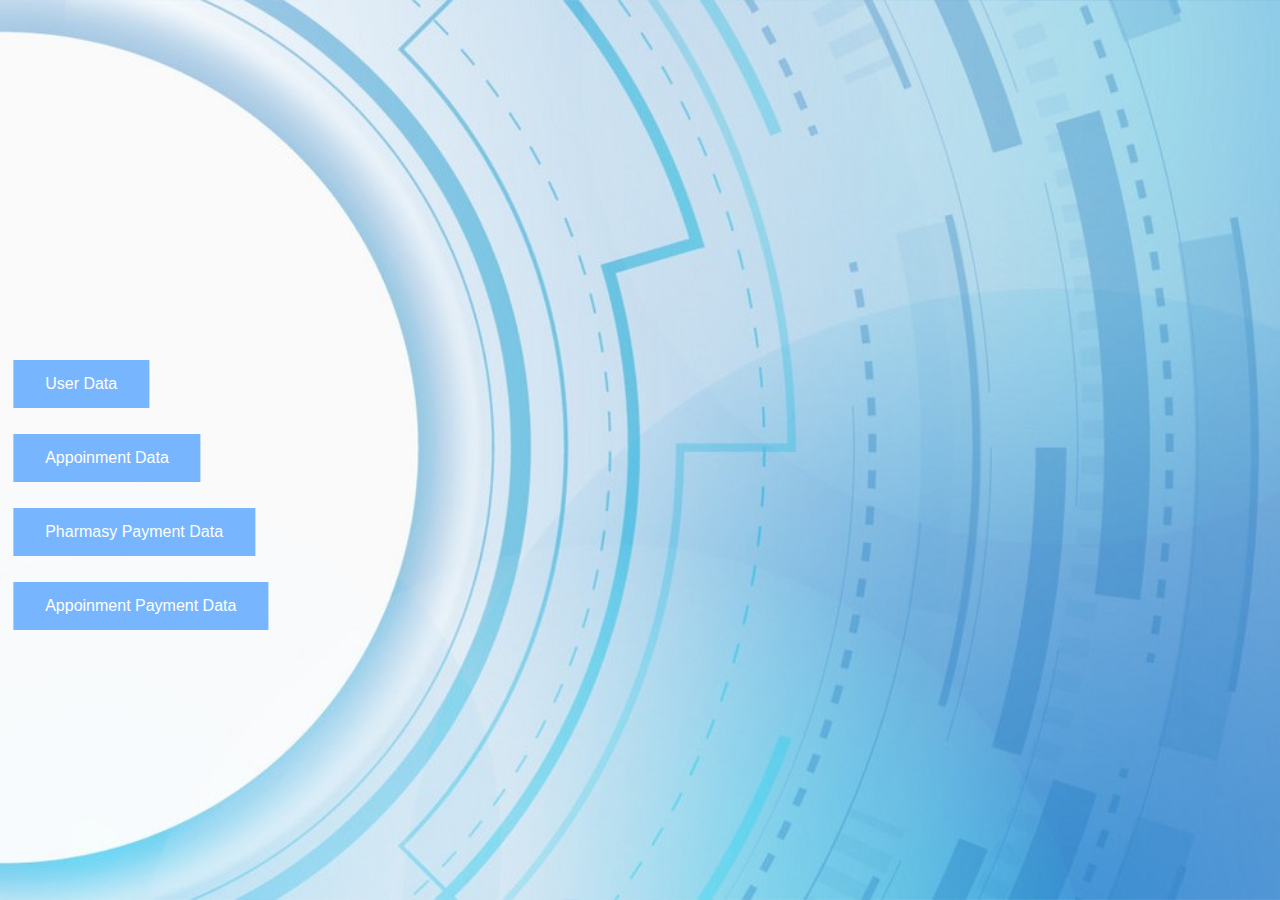
<file: admin.html>
<!DOCTYPE html>
<html>
<head>
<style>

.center {
  margin: 0;
  position: absolute;
  top: 55%;
  left: 11%;
  -ms-transform: translate(-50%, -50%);
  transform: translate(-50%, -50%);
}
.button {
  background-color: #77B5FE;
  border: none;
  color: white;
  padding: 15px 32px;
  text-align: center;
  text-decoration: none;
  display: inline-block;
  font-size: 16px;
  margin: 4px 2px;
  cursor: pointer;
}
body {
    font-family: 'Inter', sans-serif;
    color: var(--gray-900);
    background-color: var(--gray-50);
    
        background: #f9f9f9;
        font-family: "Roboto", sans-serif;
        margin: 0;
        height: 100%;
        background :  url("images/ad2.jpg");
        background-size:cover;
        height: 100%;
        
    
}
</style>
</head>
<body>





  <div class="center">
    <a href="data.php" class="button">User Data </a><br><br>
    <a href="appdata.php" class="button">Appoinment Data </a><br><br>
    <a href="orderdata.php" class="button">Pharmasy Payment Data</a><br><br>
    <a href="paydata.php" class="button">Appoinment Payment Data </a>


    
  </div>

</body>
</html>
</file>
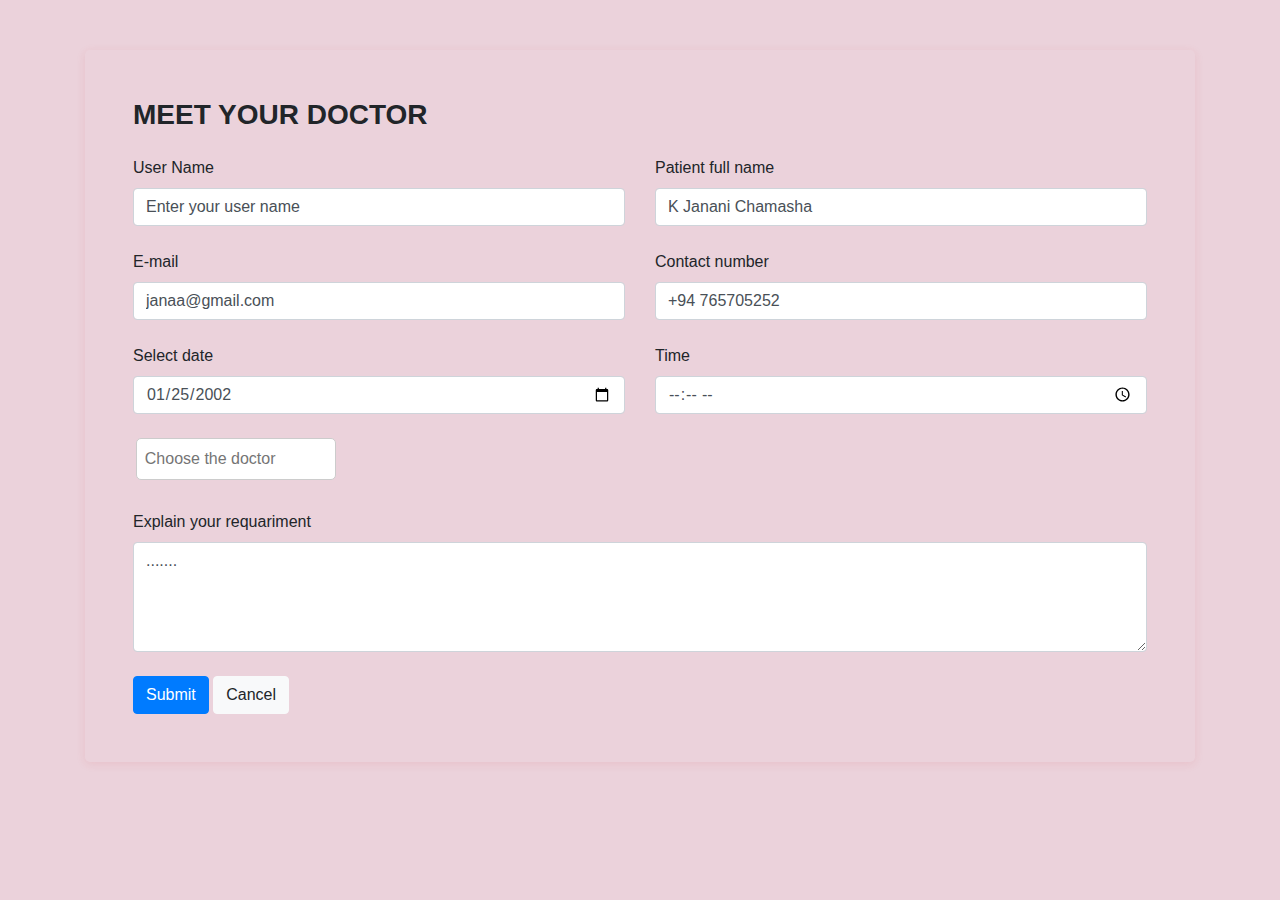
<file: profile.html>
<!DOCTYPE html>
<html lang="en">
<head>
	<meta charset="UTF-8">
	<title>Appointment</title>
	<meta content="width=device-width, initial-scale=1, maximum-scale=1, user-scalable=no" name="viewport">
	<link rel="stylesheet" type="text/css" href="https://stackpath.bootstrapcdn.com/bootstrap/4.3.1/css/bootstrap.min.css">
	<link rel="stylesheet" href="https://stackpath.bootstrapcdn.com/font-awesome/4.7.0/css/font-awesome.min.css">
	<link rel="stylesheet" type="text/css" href="css/pro.css">
</head>
  <body>




<div class="bgpic">

		<div class="container">
			
			<div class=" bt  shadow rounded-lg d-block d-sm-flex">
				<div class="tab-content p-4 p-md-5" id="v-pills-tabContent">
					<div class="tab-pane fade show active" id="account" role="tabpanel" aria-labelledby="account-tab">
						<h3 class="mb-4"><b>MEET YOUR DOCTOR</b></h3>
						<div class="row">
							<div class="col-md-6">
								<div class="form-group">
								  	<label>User Name</label>
								  	<input type="text" class="form-control" value="Enter your user name">
								</div>
							</div>
							<div class="col-md-6">
								<div class="form-group">
								  	<label>Patient full name</label>
								  	<input type="text" class="form-control" value="K Janani Chamasha">
								</div>
							</div>
							<div class="col-md-6">
								<div class="form-group">
								  	<label>E-mail</label>
								  	<input type="email" class="form-control" value="janaa@gmail.com">
								</div>
							</div>
							<div class="col-md-6">
								<div class="form-group">
								  	<label>Contact number</label>
								  	<input type="text" class="form-control" value="+94 765705252">
								</div>
							</div>
							<div class="col-md-6">
								<div class="form-group">
								  	<label>Select date</label>
								  	<input type="date" class="form-control" value="2002-01-25">
								</div>
							</div>

							<div class="col-md-6">
								<div class="form-group">
								  	<label>Time</label>
								  	<input type="time" class="form-control">
								</div>
							</div>
							
							<html>
  
    

						
                           
							<div class="search-dropdown">
								&nbsp;&nbsp;&nbsp;&nbsp;<input type="text" id="searchInput" class="search-input" placeholder="Choose the doctor">
								<div class="dropdown-content" id="dropdownContent">
									
									<a href="#">DR.RIFETH HUSSAIN RASHEED</a>
									<a href="#">DR.Nadeeja Gamlath</a>
									<a href="#">DR.Sudath Inamaluwa</a>
									<a href="#">DR.Siththari Dissanayake</a>
									<a href="#">DR.Rohan Kaluvithana</a>
									<a href="#">DR.Wajantha Herath</a>
									<a href="#">DR.Udayanga Silva</a>
									<a href="#">DR.Samanmali Senevirathne</a>
									<a href="#">DR.Kirthi Gunasekara</a>
									<a href="#">DR.Anjali Vijerathne</a>
									<a href="#">DR.Chanaka Gunasingha</a>
									<a href="#">DR.Anoma Withanage</a>
									<a href="#">DR.Upeksha Hathurusinghe</a>
									<a href="#">DR.Natasha bandara</a>
									<a href="#">DR.Udaya Warnakula</a>
									<a href="#">DR.Ohan Gomis</a>
									<a href="#">DR.Gamini Jayavira</a>
									<a href="#">DR.Nihal Aththanayaka</a>
									<a href="#">DR.Jagath Karunarathne</a>
									<a href="#">DR.Kalumini Weheragoda</a>
									<a href="#">DR. Sajini Rajapaksha</a>
									<a href="#">DR. Nishantha Jayawardhana</a>
								</div>
							</div>
							
							<script>
								const searchInput = document.getElementById('searchInput');
								const dropdownContent = document.getElementById('dropdownContent');
								const options = dropdownContent.getElementsByTagName('a');
							
								searchInput.addEventListener('input', function () {
									const searchTerm = searchInput.value.toLowerCase();
							
									for (let i = 0; i < options.length; i++) {
										const optionText = options[i].textContent.toLowerCase();
							
										if (optionText.includes(searchTerm)) {
											options[i].style.display = 'block';
										} else {
											options[i].style.display = 'none';
										}
									}
							
									dropdownContent.style.display = searchTerm.length > 0 ? 'block' : 'none';
								});
							
								document.addEventListener('click', function (event) {
									if (!event.target.matches('.search-input')) {
										dropdownContent.style.display = 'none';
									}
								});
							</script>

							
					  

						  <br><br><br>
							
							<div class="col-md-12">
								<div class="form-group">
								  	<label>Explain your requariment</label>
									<textarea class="form-control" rows="4">.......</textarea>
								</div>
							</div>
						</div>
						<div>
							<button class="btn btn-primary" id="Submit">Submit</button>
							<button class="btn btn-light">Cancel</button>
						</div>
					</div>

					</div>
				</div>
			</div>
		</div>

	</div>
	</section>
	<script>
		function myFunction() {
		  document.getElementById("myDropdown").classList.toggle("show");
		}
		
		function filterFunction() {
		  var input, filter, ul, li, a, i;
		  input = document.getElementById("myInput");
		  filter = input.value.toUpperCase();
		  div = document.getElementById("myDropdown");
		  a = div.getElementsByTagName("a");
		  for (i = 0; i < a.length; i++) {
			txtValue = a[i].textContent || a[i].innerText;
			if (txtValue.toUpperCase().indexOf(filter) > -1) {
			  a[i].style.display = "";
			} else {
			  a[i].style.display = "none";
			}
		  }
		}
		</script>



	<script src="https://code.jquery.com/jquery-3.2.1.slim.min.js"></script>
	<script src="https://cdnjs.cloudflare.com/ajax/libs/popper.js/1.12.9/umd/popper.min.js"></script>
	<script src="https://maxcdn.bootstrapcdn.com/bootstrap/4.0.0/js/bootstrap.min.js"></script>
	<script src="https://ajax.googleapis.com/ajax/libs/jquery/1.11.2/jquery.min.js"></script>

</body>
</html>
</file>
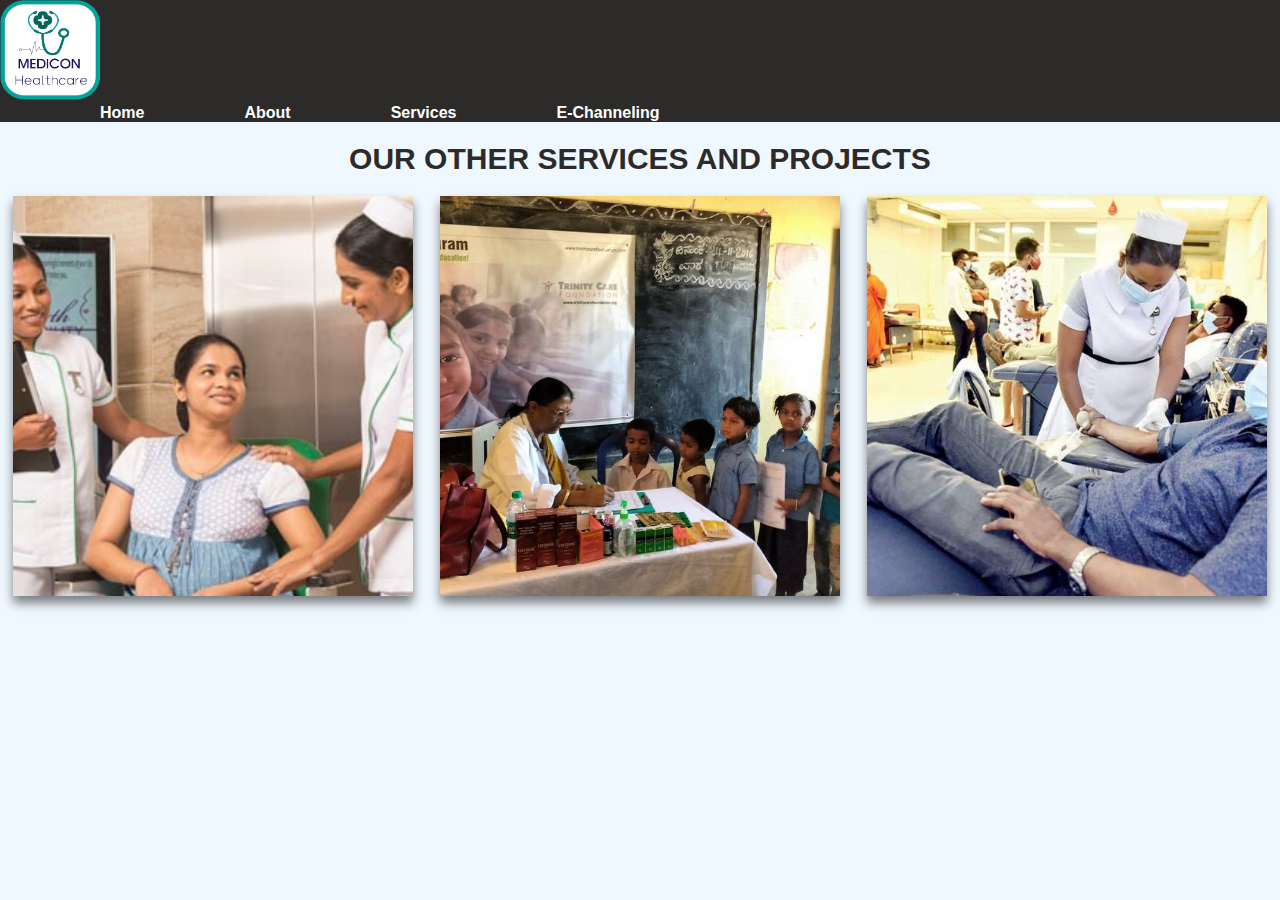
<file: services.html>
<!DOCTYPE html>
<html lang="en">
<head>
    <meta charset="UTF-8">
    <meta name="viewport" content="width=device-width, initial-scale=1.0">
    <title>Services</title>
    <link rel="stylesheet" href="css/sevice.css">
</head>
<body>

<div class="nav">

<img src="images/logof.jpg.png">
<ul>
    <li><a href="index.html">Home</a></li>
    <li><a href="about.html">About</a></li>
    <li><a href="services.html">Services</a></li>
    <li><a href="channalling.html">E-Channeling</a></li>
  </ul>

</div>


<div class="DocTi">
    <P id="#">OUR OTHER SERVICES AND PROJECTS</P>
   </div>
</div>
   <div class="Wrapper">
    <div class="card">
        <img src="images/artical2.jpg">
        <div class="info">
            <h1>BABY CARE CENTRE</h1>
            <p>When you are expecting, you want to give your child the world. For you and your expectant family, our Obstetrics & Gynecology clinic delivers the greatest tailored prenatal and birthing experience. We offer complete treatment with a team of obstetricians, medical officers, and compassionate nurses who provide the comfort and security needed for the parenting journey from conception through pregnancy, delivery, and post-natal time.• Free Parent Crafting Programs for expectant parents.
                </p>
            <a href="#" class="btn">Pre Order</a>
        </div>
    </div>
 
    <div class="card">
        <img src="images/artical3.jpg">
        <div class="info">
            <h1>Medical services</h1>
            <p>Create a school health policy and strategic plans for adolescent health.
                provide the Ministry of Health and Ministry of Education with technical advice on school and adolescent health.
                By creating guidelines, standards, protocols, and other tools, you can contribute technical skills to raising the caliber of activities relating to adolescent and school health.
                </p>
            <a href="#" class="btn">Book</a>
        </div>
    </div>
 
    <div class="card">
        <img src="images/artical4.jpg">
        <div class="info">
            <h1>Blood donate Services</h1>
            <p>Age above 18 years and below 60 years.
                If previously donated, at least 4 months should be elapsed since the date of previous donation.
                Hemoglobin level should be more than 12g/dL. (this blood test is done prior to each blood donation)
                Free from any serious disease condition or pregnancy.
                Should have a valid identity card or any other document to prove the identity.
                Free from "Risk Behaviours".
                </p>
            <a href="#" class="btn">Join</a>
        </div>
    </div>
 </div>
 <div
 
 
</body>
</html>
</file>
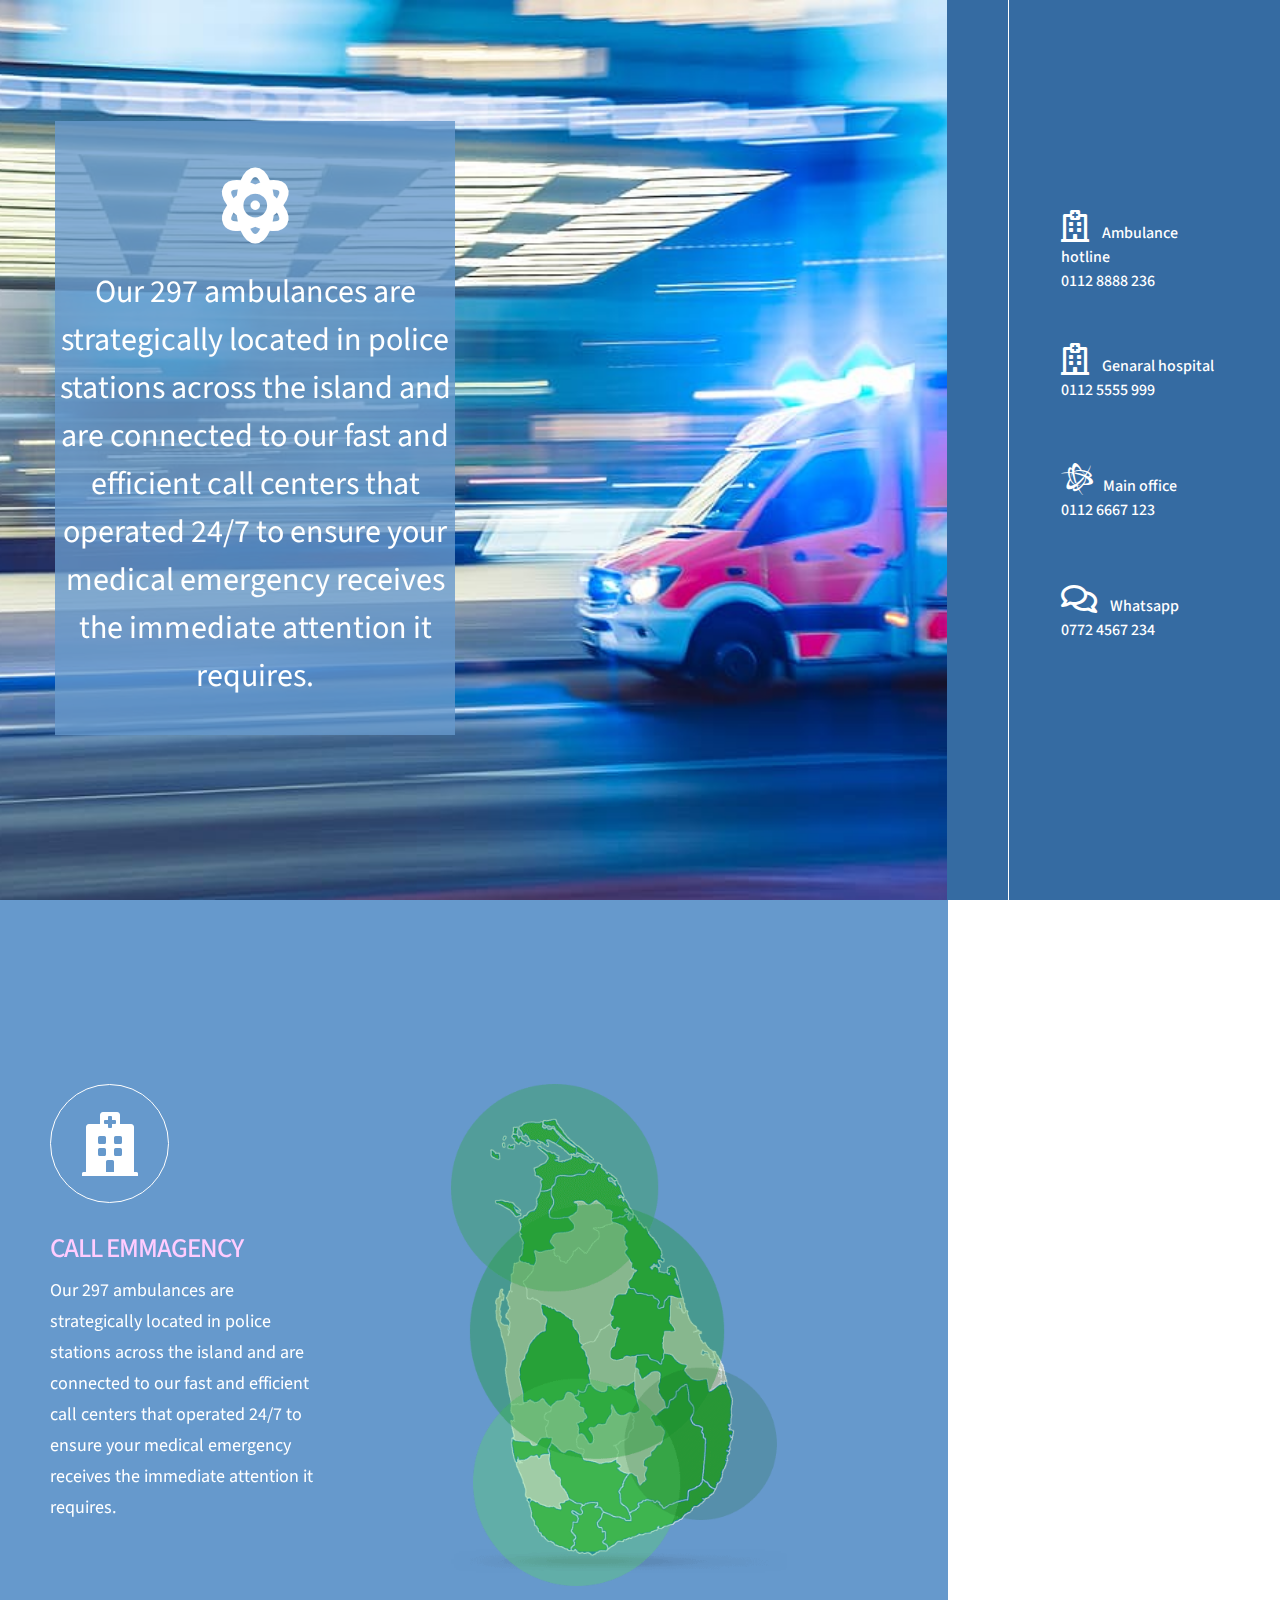
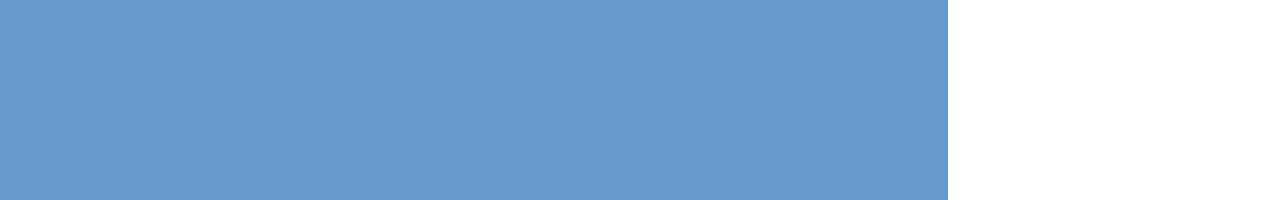
<file: ambu/ambu.html>
<!doctype html>
<html lang="en">
<head>
    <meta charset="utf-8" />
    <title>Ambulance numbers</title>
    <meta name="viewport" content="width=device-width, initial-scale=1">
    <link rel="preconnect" href="https://fonts.gstatic.com">
    <link href="https://fonts.googleapis.com/css2?family=Source+Sans+Pro:wght@300;400&display=swap" rel="stylesheet">
    <link rel="stylesheet" href="css/bootstrap.min.css" type="text/css" />
    <link rel="stylesheet" href="fontawesome/css/all.min.css" type="text/css" />    
    <link rel="stylesheet" href="css/amb.css" type="text/css" />

</head>

<body>
    <div id="outer">
        <header class="header order-last" id="tm-header">
            <nav class="navbar">
                <div class="collapse navbar-collapse single-page-nav">
                    <ul class="navbar-nav">
                        <li class="nav-item">
                            <a class="nav-link" ><span class="icn"><i class="far fa-2x fa-hospital"></i></span> Ambulance hotline<br>0112 8888 236</a>
                        </li>
                        <li class="nav-item">
                            <a class="nav-link" ><span class="icn"><i class="far fa-2x fa-hospital"></i></span> Genaral hospital<br>0112 5555 999</a>
                        </li>
                        <li class="nav-item">
                            <a class="nav-link" ><span class="icn"><i class="fab fa-2x fa-battle-net"></i></span>Main office<br>0112 6667 123</a>
                        </li>
                        <li class="nav-item">
                            <a class="nav-link" ><span class="icn"><i class="far fa-2x fa-comments"></i></span> Whatsapp<br>0772 4567 234</a>
                        </li>
                    </ul>
                </div>
            </nav>
        </header>
        

        
        <main id="content-box" class="order-first">
            <div class="banner-section section parallax-window" data-parallax="scroll" data-image-src="img/ab123.jpg" id="section-1">
                <div class="container">
                    <div class="item">
                        <div class="bg-blue-transparent logo-fa"><span><i class="fas fa-2x fa-atom"></i></span>Our 297 ambulances are strategically located in police stations across the island and are connected to our fast and efficient call centers that operated 24/7 to ensure your medical emergency receives the immediate attention it requires.</div>
                        
                    </div>
                </div>
            </div>
        
            <section class="work-section section" id="section-2">
                <div class="container">
                    <div class="row">
                        <div class="item col-md-4">
                            <div class="tm-work-item-inner">
                                <div class="icn"><i class="fas fa-2x fa-hospital"></i></div>
                                <h3>Call emmagency </h3>
                                <p>Our 297 ambulances are strategically located in police stations across the island and are connected to our fast and efficient call centers that operated 24/7 to ensure your medical emergency receives the immediate attention it requires.</p>
                            </div>                        
                        </div>
                        
                            <div class="tm-work-item-inner">                              
                                <img src="img/sl.png">
                            </div>
                    </div>
                </div>
            </section>

            

           
        </main>
    </div>
    <script src="js/jquery-3.3.1.min.js"></script>
    <script src="js/bootstrap.bundle.min.js"></script>
    <script src="js/jquery.singlePageNav.min.js"></script>
    <script src="js/slick.js"></script>
    <script src="js/parallax.min.js"></script>
    <script src="js/templatemo-script.js"></script>
</body>
</html>
</file>
<file: css/pro.css>
@import url("https://fonts.googleapis.com/css?family=Poppins:100,100i,200,200i,300,300i,400,400i,500,500i,600,600i,700,700i,800,800i,900,900i");

body {
	background: #ebd2db;
	font-family: "Roboto", sans-serif;
	margin: 0;
	
}

.bgpic{
	background :  url("https://img.freepik.com/free-vector/medical-healthcare-blue-color_1017-26807.jpg?size=626&ext=jpg&ga=GA1.2.1449535877.1690643353&semt=ais");
	background-size:cover;
	height: 100vh;
	margin: 0;
	padding: 0;
	
	
}

.container {
	padding-top: 50px;
}

.shadow {
	box-shadow: 0 2px 10px rgba(215, 45, 45, 0.1) !important;
}


.tab-content {
	flex: 1;
}

.form-group {
	margin-bottom: 1.5rem;
}


.dropbtn {
	background-color: #04AA6D;
	color: white;
	padding: 16px;
	font-size: 16px;
	border: none;
	cursor: pointer;
  }
  
  .dropbtn:hover, .dropbtn:focus {
	background-color: #3e8e41;
  }
  

  
  #myInput:focus {outline: 3px solid #ddd;}
  
  .dropdown {
	position: relative;
	display: inline-block;
  }
  
  .dropdown-content {
	display: none;
	position: absolute;
	background-color: #f6f6f6;
	min-width: 230px;
	overflow: auto;
	border: 1px solid #523fe6;
	z-index: 1;
  }
  
  .dropdown-content a {
	color: solid #dddddd;
	padding: 12px 16px;
	text-decoration: none;
	display: block;
  }
  
  .dropdown a:hover {background-color: #dddddd;}
  
  .show {display: block;}

  .search-dropdown {
	position: relative;
	display: inline-block;
}

.search-input {
	padding: 8px;
	border: 1px solid #ccc;
	border-radius: 5px;
	width: 200px;
}

.dropdown-content {
	display: none;
	position: absolute;
	background-color: #ffffff;
	border: 1px solid #cccccc;
	max-height: 150px;
	overflow-y: auto;
	width: 100%;
	
}

.dropdown-content a {
	display: block;
	padding: 8px;
	text-decoration: none;
	color: black;
}

.dropdown-content a:hover {
	background-color: #f0f0f0;
}
.search-input:focus {outline: 3px solid #a9caef;}
</file>
<file: css/sevice.css>
*{
    box-sizing: border-box;
    font-family: 'Lato',sans-serif;
    padding: 0;
    margin: 0;
}
body{
    background-color: aliceblue;
        box-sizing: border-box;
        font-family: 'Lato',sans-serif;
    }
    
    .DocTi{
      color: #2d2a2a;
      font-size: 30px;
      font-family: Arial, Helvetica, sans-serif;
      text-align: center;
      font-weight: 700;
      margin-top: 20px;
      margin-bottom: 20px;
    }
    .Titleofpage{
        text-align: center;
        font-weight: 900;
    }
    .TextDiscription{
        color: #5e5e5e;
        font-weight: 600;
        text-align: center;
        text-justify: distribute;
        font-family:Arial, Helvetica, sans-serif;
    }
    hr{
    color: #000;
    }
    .line{
        color: #555555;
         text-align: center;
        font-weight: 800;
    }
    
    .Wrapper{
    display: flex;
    width: 100%;
    justify-content: space-around;
    height: 400px;
    margin-bottom: 50px;
    
    }
    .card{
        width: 400px;
        height: 400px;
        padding: 3rem 1rem;
        background: #fff;
        position: relative;
        display: flex;
        align-items: flex-end;
        box-shadow: 0px 7px 10px rgba(0,0,0,0.5);
        transition: 0.5s ease-in-out;
    }
    .card:hover{
        transform: translateY(20px);
    
    }
    .card::before{
        content: "";
        position: absolute;
        top: 0;
        left: 0;
        display: block;
        width: 100%;
        height: 100%;
        background: linear-gradient(to bottom,rgba(22, 118, 244, 0.5),rgb(65, 211, 248));
        z-index: 2;
        transition: 0.5s all;
        opacity: 0;
    
    }
    .card:hover:before{
        opacity: 1;
    }
    .card img{
        width: 100%;
        height: 100%;
        object-fit: cover;
        position: absolute;
        top: 0;
        left: 0;
    
    }
    .card .info{
        position: relative;
        z-index: 3;
        opacity: 0;
        color: #fff;
        transform: translateY(30px);
        transition: 0.5s all;
    }
    .card:hover .info{
        opacity: 1;
        transform: translateY(0px);
    }
    .card .info h1{
        margin: 0;
    }
    .card .info p{
        letter-spacing: 1px;
        font-size: 15px;
        margin-top: 8px;
        margin-bottom: 20px;
    }
    .card .info .btn{
        text-decoration: none;
        padding: 0.5rem 1rem;
        background: #fff;
        color: #000;
        font-size: 14px;
        font-weight: bold;
        cursor: pointer;
        transition: 0.4s ease-in-out;
    }
    .card .info .btn:hover{
        box-shadow: 0px 7px 10px rgba(0,0,0,0.5);
    }
    .nav{
        background: #2d2a2a;
        
    }
    .nav img{
        width: 100px;
        height: 100px;


    }
    .nav ul {
        position:relative;
        display: flex;
      }
      
      .nav ul li {
        justify-content: space-between;
        list-style: none;
      }
      
      .nav ul li a {
        color: #ffffff;
        font-weight: 800;
        margin-left: 100px;
        text-decoration: none;
        width: 100px;
        padding: 10px 0;
        text-align: center;
        border-radius: 5px;
        font-weight: bold;
        border: none;
      
      }
</file>
<file: ambu/css/amb.css>
::after, ::before { line-height: normal; }

body {
  font-family: 'Source Sans Pro', sans-serif;
  font-size: 18px;
  color: #6c757d;
  line-height: 1.5;
  background-color: #fff;
  -webkit-font-smoothing: antialiased;
  -webkit-text-size-adjust: 100%;
}

img {
  border: 0;
  height: auto;
  max-width: 100%;
}

.header {
  position: fixed;
  right: 0;
  width: 26%;
  height: 100%;
  background-color: #356ba2;
  overflow-y: auto;
  z-index: 1;
  display: -webkit-box;
  display: -ms-flexbox;
  display: flex;
  -webkit-box-orient: vertical;
  -webkit-box-direction: normal;
}

@media (max-width: 468px) {
  .header {
    position: fixed;
    right: -100%;
    top: 0;
    bottom: 0;
    width: 300px;
    -webkit-transition: all 0.5s ease-in-out;
    transition: all 0.5s ease-in-out;
    display: -webkit-box;
    display: -ms-flexbox;
    display: flex;
  }
}

@media (max-width: 575px) {
  .header { width: 100%; }
}

.header.open { right: 0; }
.design { color: #fff; }

.design a {
  color: #fff;
  text-decoration: none;
}

.design a:hover { color: #99ccff; }

.navbar {
  padding: 0;
  margin-bottom: 0;
}

.navbar .navbar-collapse {
  display: flex;
  height: 100% !important;
  padding-left: 61px;
  padding-right: 61px;
}

@media (min-width: 1366px) {
  .navbar .navbar-collapse {
    padding-left: 31px;
    padding-right: 21px;
  }
}

.navbar .navbar-nav { position: relative; }

@media (max-height: 580px) {
  .navbar .navbar-nav { padding-top: 30px; }
}

.navbar .navbar-collapse::before {
  content: '';
  position: absolute;
  width: 1px;
  background-color: #fff;
  height: 100%;
  top: 0;
}

.navbar .navbar-nav > .nav-item {
  font-weight: 500;
  font-size: 18px;
  background-position: left center;
  background-repeat: no-repeat;
  min-height: 82px;
  display: -webkit-box;
  display: -ms-flexbox;
  display: flex;
  -webkit-box-align: center;
      -ms-flex-align: center;
          align-items: center;
  padding-left: 66px;
  margin-bottom: 38px;
}

@media (max-width: 1366px) {
  .navbar .navbar-nav > .nav-item {
    font-size: 16px;
    padding-left: 53px;
  }
}

.navbar .navbar-nav > .nav-item .icn {
  padding-right: 20px;
  display: inline-block;
}

@media (max-width: 1366px) {
  .navbar .navbar-nav > .nav-item .icn { padding-right: 10px; }
}

.navbar .navbar-nav > .nav-item > a.nav-link {
  color: #fff;
  -webkit-transition: all 0s ease-in-out;
  transition: all 0s ease-in-out;
  padding: 0;
}

#content-box {
  overflow: hidden;
  width: calc(74% + 1px);
}

@media (max-width: 991px) {
  #content-box { width: 100%; }
}

.section {
  height: 100vh;
  min-height: 700px;
  display: flex;
  align-items: center;
}

.banner-section {
  position: relative;
  text-align: center;
  background-color: #99ccff;
  padding-top: 121px;
  align-items: flex-start;
}

.bg-blue-transparent { background-color: rgb(102 153 204 / 0.8); }

.banner-section .logo-fa {  
  color: #fff;
  max-width: 400px;
  margin-left: 5px;
  padding-top: 43px;
  padding-bottom: 35px;
  font-size: 32px;
  margin-bottom: 60px;
}

@media (max-width: 991px) {
  .banner-section .logo-fa { margin: 0 auto 30px; }
}

@media (max-width: 767px) {
  .banner-section .logo-fa {
    font-size: 28px;
    padding-top: 20px;
    padding-bottom: 15px;
  }
}

.banner-section .logo-fa span {
  font-size: 38px;
  display: block;
  text-transform: uppercase;
  margin-bottom: 17px;
}

@media (max-width: 767px) {
  .banner-section .logo-fa span {
    font-size: 32px;
    margin-bottom: 10px;
  }
}

.banner-section .simple {
  color: #fff;
  display: inline-block;
  margin: auto;
  margin-left: 97px;
  padding: 33px 68px 34px 68px;
}

@media (max-width: 991px) {
  .banner-section .simple { margin-left: 0; }
}

@media (max-width: 767px) {
  .banner-section .simple { padding: 16px 34px 17px 34px; }
}

.banner-section .simple p {
  margin-bottom: 0;
  font-size: 22px;
}

@media (max-width: 991px) {
  .banner-section .simple p { font-size: 20px; }
}

@media (max-width: 575px) {
  .banner-section .simple p { font-size: 18px; }
}

.work-section {
  padding-top: 90px!important;
  padding-bottom: 90px!important;
  min-height: 850px;
  background-color: #6699cc;
}

.work-section .container { max-width: 1242px; }

.tm-work-item-inner {
  max-width: 360px;
  margin-left: auto;
  margin-right: auto;
  margin-bottom: 30px;
}

@media (max-width: 767px) {
  .work-section .item {
    text-align: center;
    margin-bottom: 30px;
  }
}

.work-section .item.one { margin-top: 80px; }

@media (max-width: 767px) {
  .work-section .item.one { margin-top: 0;}
}

.work-section .item.two { margin-top: 161px; }

@media (max-width: 767px) {
  .work-section .item.two { margin-top: 0; }
}

.work-section .item .icn {
  width: 119px;
  height: 119px;
  display: block;
  border: 1px solid #fff;
  border-radius: 100%;
  color: #fff;
  font-size: 32px;
  display: -webkit-box;
  display: -ms-flexbox;
  display: flex;
  -webkit-box-pack: center;
      -ms-flex-pack: center;
          justify-content: center;
  -webkit-box-align: center;
      -ms-flex-align: center;
          align-items: center;
  text-transform: uppercase;
  margin-bottom: 30px;
}

@media (max-width: 767px) {
  .work-section .item .icn { margin: 0 auto 20px; }
}

.work-section .item h3 {
  color: #ffccff;
  text-transform: uppercase;
  font-size: 27px;
  letter-spacing: -1px;
  margin-bottom: 9px;
}

.work-section .item p {
  color: #fff;
  line-height: 31px;
  margin-bottom: 0;
}


.container {
  padding-left: 50px;
  padding-right: 50px;
}

.parallax-window { background: transparent; }

@media (max-width: 991px) {
  .section {
    height: auto;
    min-height: 100vh;
    display: flex;
    align-items: center;
    padding-top: 60px;
    padding-bottom: 60px;
  }

  .banner-section { padding-top: 0; }
  .contact-section { padding-bottom: 0; }
}
</file>
<file: ambu/fontawesome/css/all.min.css>
.fa,.fab,.fad,.fal,.far,.fas{-moz-osx-font-smoothing:grayscale;-webkit-font-smoothing:antialiased;display:inline-block;font-style:normal;font-variant:normal;text-rendering:auto;line-height:1}.fa-lg{font-size:1.33333em;line-height:.75em;vertical-align:-.0667em}.fa-xs{font-size:.75em}.fa-sm{font-size:.875em}.fa-1x{font-size:1em}.fa-2x{font-size:2em}.fa-3x{font-size:3em}.fa-4x{font-size:4em}.fa-5x{font-size:5em}.fa-6x{font-size:6em}.fa-7x{font-size:7em}.fa-8x{font-size:8em}.fa-9x{font-size:9em}.fa-10x{font-size:10em}.fa-fw{text-align:center;width:1.25em}.fa-ul{list-style-type:none;margin-left:2.5em;padding-left:0}.fa-ul>li{position:relative}.fa-li{left:-2em;position:absolute;text-align:center;width:2em;line-height:inherit}.fa-border{border:.08em solid #eee;border-radius:.1em;padding:.2em .25em .15em}.fa-pull-left{float:left}.fa-pull-right{float:right}.fa.fa-pull-left,.fab.fa-pull-left,.fal.fa-pull-left,.far.fa-pull-left,.fas.fa-pull-left{margin-right:.3em}.fa.fa-pull-right,.fab.fa-pull-right,.fal.fa-pull-right,.far.fa-pull-right,.fas.fa-pull-right{margin-left:.3em}.fa-spin{-webkit-animation:fa-spin 2s linear infinite;animation:fa-spin 2s linear infinite}.fa-pulse{-webkit-animation:fa-spin 1s steps(8) infinite;animation:fa-spin 1s steps(8) infinite}@-webkit-keyframes fa-spin{0%{-webkit-transform:rotate(0deg);transform:rotate(0deg)}to{-webkit-transform:rotate(1turn);transform:rotate(1turn)}}@keyframes fa-spin{0%{-webkit-transform:rotate(0deg);transform:rotate(0deg)}to{-webkit-transform:rotate(1turn);transform:rotate(1turn)}}.fa-rotate-90{-ms-filter:"progid:DXImageTransform.Microsoft.BasicImage(rotation=1)";-webkit-transform:rotate(90deg);transform:rotate(90deg)}.fa-rotate-180{-ms-filter:"progid:DXImageTransform.Microsoft.BasicImage(rotation=2)";-webkit-transform:rotate(180deg);transform:rotate(180deg)}.fa-rotate-270{-ms-filter:"progid:DXImageTransform.Microsoft.BasicImage(rotation=3)";-webkit-transform:rotate(270deg);transform:rotate(270deg)}.fa-flip-horizontal{-ms-filter:"progid:DXImageTransform.Microsoft.BasicImage(rotation=0, mirror=1)";-webkit-transform:scaleX(-1);transform:scaleX(-1)}.fa-flip-vertical{-webkit-transform:scaleY(-1);transform:scaleY(-1)}.fa-flip-both,.fa-flip-horizontal.fa-flip-vertical,.fa-flip-vertical{-ms-filter:"progid:DXImageTransform.Microsoft.BasicImage(rotation=2, mirror=1)"}.fa-flip-both,.fa-flip-horizontal.fa-flip-vertical{-webkit-transform:scale(-1);transform:scale(-1)}:root .fa-flip-both,:root .fa-flip-horizontal,:root .fa-flip-vertical,:root .fa-rotate-90,:root .fa-rotate-180,:root .fa-rotate-270{-webkit-filter:none;filter:none}.fa-stack{display:inline-block;height:2em;line-height:2em;position:relative;vertical-align:middle;width:2.5em}.fa-stack-1x,.fa-stack-2x{left:0;position:absolute;text-align:center;width:100%}.fa-stack-1x{line-height:inherit}.fa-stack-2x{font-size:2em}.fa-inverse{color:#fff}.fa-500px:before{content:"\f26e"}.fa-accessible-icon:before{content:"\f368"}.fa-accusoft:before{content:"\f369"}.fa-acquisitions-incorporated:before{content:"\f6af"}.fa-ad:before{content:"\f641"}.fa-address-book:before{content:"\f2b9"}.fa-address-card:before{content:"\f2bb"}.fa-adjust:before{content:"\f042"}.fa-adn:before{content:"\f170"}.fa-adversal:before{content:"\f36a"}.fa-affiliatetheme:before{content:"\f36b"}.fa-air-freshener:before{content:"\f5d0"}.fa-airbnb:before{content:"\f834"}.fa-algolia:before{content:"\f36c"}.fa-align-center:before{content:"\f037"}.fa-align-justify:before{content:"\f039"}.fa-align-left:before{content:"\f036"}.fa-align-right:before{content:"\f038"}.fa-alipay:before{content:"\f642"}.fa-allergies:before{content:"\f461"}.fa-amazon:before{content:"\f270"}.fa-amazon-pay:before{content:"\f42c"}.fa-ambulance:before{content:"\f0f9"}.fa-american-sign-language-interpreting:before{content:"\f2a3"}.fa-amilia:before{content:"\f36d"}.fa-anchor:before{content:"\f13d"}.fa-android:before{content:"\f17b"}.fa-angellist:before{content:"\f209"}.fa-angle-double-down:before{content:"\f103"}.fa-angle-double-left:before{content:"\f100"}.fa-angle-double-right:before{content:"\f101"}.fa-angle-double-up:before{content:"\f102"}.fa-angle-down:before{content:"\f107"}.fa-angle-left:before{content:"\f104"}.fa-angle-right:before{content:"\f105"}.fa-angle-up:before{content:"\f106"}.fa-angry:before{content:"\f556"}.fa-angrycreative:before{content:"\f36e"}.fa-angular:before{content:"\f420"}.fa-ankh:before{content:"\f644"}.fa-app-store:before{content:"\f36f"}.fa-app-store-ios:before{content:"\f370"}.fa-apper:before{content:"\f371"}.fa-apple:before{content:"\f179"}.fa-apple-alt:before{content:"\f5d1"}.fa-apple-pay:before{content:"\f415"}.fa-archive:before{content:"\f187"}.fa-archway:before{content:"\f557"}.fa-arrow-alt-circle-down:before{content:"\f358"}.fa-arrow-alt-circle-left:before{content:"\f359"}.fa-arrow-alt-circle-right:before{content:"\f35a"}.fa-arrow-alt-circle-up:before{content:"\f35b"}.fa-arrow-circle-down:before{content:"\f0ab"}.fa-arrow-circle-left:before{content:"\f0a8"}.fa-arrow-circle-right:before{content:"\f0a9"}.fa-arrow-circle-up:before{content:"\f0aa"}.fa-arrow-down:before{content:"\f063"}.fa-arrow-left:before{content:"\f060"}.fa-arrow-right:before{content:"\f061"}.fa-arrow-up:before{content:"\f062"}.fa-arrows-alt:before{content:"\f0b2"}.fa-arrows-alt-h:before{content:"\f337"}.fa-arrows-alt-v:before{content:"\f338"}.fa-artstation:before{content:"\f77a"}.fa-assistive-listening-systems:before{content:"\f2a2"}.fa-asterisk:before{content:"\f069"}.fa-asymmetrik:before{content:"\f372"}.fa-at:before{content:"\f1fa"}.fa-atlas:before{content:"\f558"}.fa-atlassian:before{content:"\f77b"}.fa-atom:before{content:"\f5d2"}.fa-audible:before{content:"\f373"}.fa-audio-description:before{content:"\f29e"}.fa-autoprefixer:before{content:"\f41c"}.fa-avianex:before{content:"\f374"}.fa-aviato:before{content:"\f421"}.fa-award:before{content:"\f559"}.fa-aws:before{content:"\f375"}.fa-baby:before{content:"\f77c"}.fa-baby-carriage:before{content:"\f77d"}.fa-backspace:before{content:"\f55a"}.fa-backward:before{content:"\f04a"}.fa-bacon:before{content:"\f7e5"}.fa-bacteria:before{content:"\e059"}.fa-bacterium:before{content:"\e05a"}.fa-bahai:before{content:"\f666"}.fa-balance-scale:before{content:"\f24e"}.fa-balance-scale-left:before{content:"\f515"}.fa-balance-scale-right:before{content:"\f516"}.fa-ban:before{content:"\f05e"}.fa-band-aid:before{content:"\f462"}.fa-bandcamp:before{content:"\f2d5"}.fa-barcode:before{content:"\f02a"}.fa-bars:before{content:"\f0c9"}.fa-baseball-ball:before{content:"\f433"}.fa-basketball-ball:before{content:"\f434"}.fa-bath:before{content:"\f2cd"}.fa-battery-empty:before{content:"\f244"}.fa-battery-full:before{content:"\f240"}.fa-battery-half:before{content:"\f242"}.fa-battery-quarter:before{content:"\f243"}.fa-battery-three-quarters:before{content:"\f241"}.fa-battle-net:before{content:"\f835"}.fa-bed:before{content:"\f236"}.fa-beer:before{content:"\f0fc"}.fa-behance:before{content:"\f1b4"}.fa-behance-square:before{content:"\f1b5"}.fa-bell:before{content:"\f0f3"}.fa-bell-slash:before{content:"\f1f6"}.fa-bezier-curve:before{content:"\f55b"}.fa-bible:before{content:"\f647"}.fa-bicycle:before{content:"\f206"}.fa-biking:before{content:"\f84a"}.fa-bimobject:before{content:"\f378"}.fa-binoculars:before{content:"\f1e5"}.fa-biohazard:before{content:"\f780"}.fa-birthday-cake:before{content:"\f1fd"}.fa-bitbucket:before{content:"\f171"}.fa-bitcoin:before{content:"\f379"}.fa-bity:before{content:"\f37a"}.fa-black-tie:before{content:"\f27e"}.fa-blackberry:before{content:"\f37b"}.fa-blender:before{content:"\f517"}.fa-blender-phone:before{content:"\f6b6"}.fa-blind:before{content:"\f29d"}.fa-blog:before{content:"\f781"}.fa-blogger:before{content:"\f37c"}.fa-blogger-b:before{content:"\f37d"}.fa-bluetooth:before{content:"\f293"}.fa-bluetooth-b:before{content:"\f294"}.fa-bold:before{content:"\f032"}.fa-bolt:before{content:"\f0e7"}.fa-bomb:before{content:"\f1e2"}.fa-bone:before{content:"\f5d7"}.fa-bong:before{content:"\f55c"}.fa-book:before{content:"\f02d"}.fa-book-dead:before{content:"\f6b7"}.fa-book-medical:before{content:"\f7e6"}.fa-book-open:before{content:"\f518"}.fa-book-reader:before{content:"\f5da"}.fa-bookmark:before{content:"\f02e"}.fa-bootstrap:before{content:"\f836"}.fa-border-all:before{content:"\f84c"}.fa-border-none:before{content:"\f850"}.fa-border-style:before{content:"\f853"}.fa-bowling-ball:before{content:"\f436"}.fa-box:before{content:"\f466"}.fa-box-open:before{content:"\f49e"}.fa-box-tissue:before{content:"\e05b"}.fa-boxes:before{content:"\f468"}.fa-braille:before{content:"\f2a1"}.fa-brain:before{content:"\f5dc"}.fa-bread-slice:before{content:"\f7ec"}.fa-briefcase:before{content:"\f0b1"}.fa-briefcase-medical:before{content:"\f469"}.fa-broadcast-tower:before{content:"\f519"}.fa-broom:before{content:"\f51a"}.fa-brush:before{content:"\f55d"}.fa-btc:before{content:"\f15a"}.fa-buffer:before{content:"\f837"}.fa-bug:before{content:"\f188"}.fa-building:before{content:"\f1ad"}.fa-bullhorn:before{content:"\f0a1"}.fa-bullseye:before{content:"\f140"}.fa-burn:before{content:"\f46a"}.fa-buromobelexperte:before{content:"\f37f"}.fa-bus:before{content:"\f207"}.fa-bus-alt:before{content:"\f55e"}.fa-business-time:before{content:"\f64a"}.fa-buy-n-large:before{content:"\f8a6"}.fa-buysellads:before{content:"\f20d"}.fa-calculator:before{content:"\f1ec"}.fa-calendar:before{content:"\f133"}.fa-calendar-alt:before{content:"\f073"}.fa-calendar-check:before{content:"\f274"}.fa-calendar-day:before{content:"\f783"}.fa-calendar-minus:before{content:"\f272"}.fa-calendar-plus:before{content:"\f271"}.fa-calendar-times:before{content:"\f273"}.fa-calendar-week:before{content:"\f784"}.fa-camera:before{content:"\f030"}.fa-camera-retro:before{content:"\f083"}.fa-campground:before{content:"\f6bb"}.fa-canadian-maple-leaf:before{content:"\f785"}.fa-candy-cane:before{content:"\f786"}.fa-cannabis:before{content:"\f55f"}.fa-capsules:before{content:"\f46b"}.fa-car:before{content:"\f1b9"}.fa-car-alt:before{content:"\f5de"}.fa-car-battery:before{content:"\f5df"}.fa-car-crash:before{content:"\f5e1"}.fa-car-side:before{content:"\f5e4"}.fa-caravan:before{content:"\f8ff"}.fa-caret-down:before{content:"\f0d7"}.fa-caret-left:before{content:"\f0d9"}.fa-caret-right:before{content:"\f0da"}.fa-caret-square-down:before{content:"\f150"}.fa-caret-square-left:before{content:"\f191"}.fa-caret-square-right:before{content:"\f152"}.fa-caret-square-up:before{content:"\f151"}.fa-caret-up:before{content:"\f0d8"}.fa-carrot:before{content:"\f787"}.fa-cart-arrow-down:before{content:"\f218"}.fa-cart-plus:before{content:"\f217"}.fa-cash-register:before{content:"\f788"}.fa-cat:before{content:"\f6be"}.fa-cc-amazon-pay:before{content:"\f42d"}.fa-cc-amex:before{content:"\f1f3"}.fa-cc-apple-pay:before{content:"\f416"}.fa-cc-diners-club:before{content:"\f24c"}.fa-cc-discover:before{content:"\f1f2"}.fa-cc-jcb:before{content:"\f24b"}.fa-cc-mastercard:before{content:"\f1f1"}.fa-cc-paypal:before{content:"\f1f4"}.fa-cc-stripe:before{content:"\f1f5"}.fa-cc-visa:before{content:"\f1f0"}.fa-centercode:before{content:"\f380"}.fa-centos:before{content:"\f789"}.fa-certificate:before{content:"\f0a3"}.fa-chair:before{content:"\f6c0"}.fa-chalkboard:before{content:"\f51b"}.fa-chalkboard-teacher:before{content:"\f51c"}.fa-charging-station:before{content:"\f5e7"}.fa-chart-area:before{content:"\f1fe"}.fa-chart-bar:before{content:"\f080"}.fa-chart-line:before{content:"\f201"}.fa-chart-pie:before{content:"\f200"}.fa-check:before{content:"\f00c"}.fa-check-circle:before{content:"\f058"}.fa-check-double:before{content:"\f560"}.fa-check-square:before{content:"\f14a"}.fa-cheese:before{content:"\f7ef"}.fa-chess:before{content:"\f439"}.fa-chess-bishop:before{content:"\f43a"}.fa-chess-board:before{content:"\f43c"}.fa-chess-king:before{content:"\f43f"}.fa-chess-knight:before{content:"\f441"}.fa-chess-pawn:before{content:"\f443"}.fa-chess-queen:before{content:"\f445"}.fa-chess-rook:before{content:"\f447"}.fa-chevron-circle-down:before{content:"\f13a"}.fa-chevron-circle-left:before{content:"\f137"}.fa-chevron-circle-right:before{content:"\f138"}.fa-chevron-circle-up:before{content:"\f139"}.fa-chevron-down:before{content:"\f078"}.fa-chevron-left:before{content:"\f053"}.fa-chevron-right:before{content:"\f054"}.fa-chevron-up:before{content:"\f077"}.fa-child:before{content:"\f1ae"}.fa-chrome:before{content:"\f268"}.fa-chromecast:before{content:"\f838"}.fa-church:before{content:"\f51d"}.fa-circle:before{content:"\f111"}.fa-circle-notch:before{content:"\f1ce"}.fa-city:before{content:"\f64f"}.fa-clinic-medical:before{content:"\f7f2"}.fa-clipboard:before{content:"\f328"}.fa-clipboard-check:before{content:"\f46c"}.fa-clipboard-list:before{content:"\f46d"}.fa-clock:before{content:"\f017"}.fa-clone:before{content:"\f24d"}.fa-closed-captioning:before{content:"\f20a"}.fa-cloud:before{content:"\f0c2"}.fa-cloud-download-alt:before{content:"\f381"}.fa-cloud-meatball:before{content:"\f73b"}.fa-cloud-moon:before{content:"\f6c3"}.fa-cloud-moon-rain:before{content:"\f73c"}.fa-cloud-rain:before{content:"\f73d"}.fa-cloud-showers-heavy:before{content:"\f740"}.fa-cloud-sun:before{content:"\f6c4"}.fa-cloud-sun-rain:before{content:"\f743"}.fa-cloud-upload-alt:before{content:"\f382"}.fa-cloudflare:before{content:"\e07d"}.fa-cloudscale:before{content:"\f383"}.fa-cloudsmith:before{content:"\f384"}.fa-cloudversify:before{content:"\f385"}.fa-cocktail:before{content:"\f561"}.fa-code:before{content:"\f121"}.fa-code-branch:before{content:"\f126"}.fa-codepen:before{content:"\f1cb"}.fa-codiepie:before{content:"\f284"}.fa-coffee:before{content:"\f0f4"}.fa-cog:before{content:"\f013"}.fa-cogs:before{content:"\f085"}.fa-coins:before{content:"\f51e"}.fa-columns:before{content:"\f0db"}.fa-comment:before{content:"\f075"}.fa-comment-alt:before{content:"\f27a"}.fa-comment-dollar:before{content:"\f651"}.fa-comment-dots:before{content:"\f4ad"}.fa-comment-medical:before{content:"\f7f5"}.fa-comment-slash:before{content:"\f4b3"}.fa-comments:before{content:"\f086"}.fa-comments-dollar:before{content:"\f653"}.fa-compact-disc:before{content:"\f51f"}.fa-compass:before{content:"\f14e"}.fa-compress:before{content:"\f066"}.fa-compress-alt:before{content:"\f422"}.fa-compress-arrows-alt:before{content:"\f78c"}.fa-concierge-bell:before{content:"\f562"}.fa-confluence:before{content:"\f78d"}.fa-connectdevelop:before{content:"\f20e"}.fa-contao:before{content:"\f26d"}.fa-cookie:before{content:"\f563"}.fa-cookie-bite:before{content:"\f564"}.fa-copy:before{content:"\f0c5"}.fa-copyright:before{content:"\f1f9"}.fa-cotton-bureau:before{content:"\f89e"}.fa-couch:before{content:"\f4b8"}.fa-cpanel:before{content:"\f388"}.fa-creative-commons:before{content:"\f25e"}.fa-creative-commons-by:before{content:"\f4e7"}.fa-creative-commons-nc:before{content:"\f4e8"}.fa-creative-commons-nc-eu:before{content:"\f4e9"}.fa-creative-commons-nc-jp:before{content:"\f4ea"}.fa-creative-commons-nd:before{content:"\f4eb"}.fa-creative-commons-pd:before{content:"\f4ec"}.fa-creative-commons-pd-alt:before{content:"\f4ed"}.fa-creative-commons-remix:before{content:"\f4ee"}.fa-creative-commons-sa:before{content:"\f4ef"}.fa-creative-commons-sampling:before{content:"\f4f0"}.fa-creative-commons-sampling-plus:before{content:"\f4f1"}.fa-creative-commons-share:before{content:"\f4f2"}.fa-creative-commons-zero:before{content:"\f4f3"}.fa-credit-card:before{content:"\f09d"}.fa-critical-role:before{content:"\f6c9"}.fa-crop:before{content:"\f125"}.fa-crop-alt:before{content:"\f565"}.fa-cross:before{content:"\f654"}.fa-crosshairs:before{content:"\f05b"}.fa-crow:before{content:"\f520"}.fa-crown:before{content:"\f521"}.fa-crutch:before{content:"\f7f7"}.fa-css3:before{content:"\f13c"}.fa-css3-alt:before{content:"\f38b"}.fa-cube:before{content:"\f1b2"}.fa-cubes:before{content:"\f1b3"}.fa-cut:before{content:"\f0c4"}.fa-cuttlefish:before{content:"\f38c"}.fa-d-and-d:before{content:"\f38d"}.fa-d-and-d-beyond:before{content:"\f6ca"}.fa-dailymotion:before{content:"\e052"}.fa-dashcube:before{content:"\f210"}.fa-database:before{content:"\f1c0"}.fa-deaf:before{content:"\f2a4"}.fa-deezer:before{content:"\e077"}.fa-delicious:before{content:"\f1a5"}.fa-democrat:before{content:"\f747"}.fa-deploydog:before{content:"\f38e"}.fa-deskpro:before{content:"\f38f"}.fa-desktop:before{content:"\f108"}.fa-dev:before{content:"\f6cc"}.fa-deviantart:before{content:"\f1bd"}.fa-dharmachakra:before{content:"\f655"}.fa-dhl:before{content:"\f790"}.fa-diagnoses:before{content:"\f470"}.fa-diaspora:before{content:"\f791"}.fa-dice:before{content:"\f522"}.fa-dice-d20:before{content:"\f6cf"}.fa-dice-d6:before{content:"\f6d1"}.fa-dice-five:before{content:"\f523"}.fa-dice-four:before{content:"\f524"}.fa-dice-one:before{content:"\f525"}.fa-dice-six:before{content:"\f526"}.fa-dice-three:before{content:"\f527"}.fa-dice-two:before{content:"\f528"}.fa-digg:before{content:"\f1a6"}.fa-digital-ocean:before{content:"\f391"}.fa-digital-tachograph:before{content:"\f566"}.fa-directions:before{content:"\f5eb"}.fa-discord:before{content:"\f392"}.fa-discourse:before{content:"\f393"}.fa-disease:before{content:"\f7fa"}.fa-divide:before{content:"\f529"}.fa-dizzy:before{content:"\f567"}.fa-dna:before{content:"\f471"}.fa-dochub:before{content:"\f394"}.fa-docker:before{content:"\f395"}.fa-dog:before{content:"\f6d3"}.fa-dollar-sign:before{content:"\f155"}.fa-dolly:before{content:"\f472"}.fa-dolly-flatbed:before{content:"\f474"}.fa-donate:before{content:"\f4b9"}.fa-door-closed:before{content:"\f52a"}.fa-door-open:before{content:"\f52b"}.fa-dot-circle:before{content:"\f192"}.fa-dove:before{content:"\f4ba"}.fa-download:before{content:"\f019"}.fa-draft2digital:before{content:"\f396"}.fa-drafting-compass:before{content:"\f568"}.fa-dragon:before{content:"\f6d5"}.fa-draw-polygon:before{content:"\f5ee"}.fa-dribbble:before{content:"\f17d"}.fa-dribbble-square:before{content:"\f397"}.fa-dropbox:before{content:"\f16b"}.fa-drum:before{content:"\f569"}.fa-drum-steelpan:before{content:"\f56a"}.fa-drumstick-bite:before{content:"\f6d7"}.fa-drupal:before{content:"\f1a9"}.fa-dumbbell:before{content:"\f44b"}.fa-dumpster:before{content:"\f793"}.fa-dumpster-fire:before{content:"\f794"}.fa-dungeon:before{content:"\f6d9"}.fa-dyalog:before{content:"\f399"}.fa-earlybirds:before{content:"\f39a"}.fa-ebay:before{content:"\f4f4"}.fa-edge:before{content:"\f282"}.fa-edge-legacy:before{content:"\e078"}.fa-edit:before{content:"\f044"}.fa-egg:before{content:"\f7fb"}.fa-eject:before{content:"\f052"}.fa-elementor:before{content:"\f430"}.fa-ellipsis-h:before{content:"\f141"}.fa-ellipsis-v:before{content:"\f142"}.fa-ello:before{content:"\f5f1"}.fa-ember:before{content:"\f423"}.fa-empire:before{content:"\f1d1"}.fa-envelope:before{content:"\f0e0"}.fa-envelope-open:before{content:"\f2b6"}.fa-envelope-open-text:before{content:"\f658"}.fa-envelope-square:before{content:"\f199"}.fa-envira:before{content:"\f299"}.fa-equals:before{content:"\f52c"}.fa-eraser:before{content:"\f12d"}.fa-erlang:before{content:"\f39d"}.fa-ethereum:before{content:"\f42e"}.fa-ethernet:before{content:"\f796"}.fa-etsy:before{content:"\f2d7"}.fa-euro-sign:before{content:"\f153"}.fa-evernote:before{content:"\f839"}.fa-exchange-alt:before{content:"\f362"}.fa-exclamation:before{content:"\f12a"}.fa-exclamation-circle:before{content:"\f06a"}.fa-exclamation-triangle:before{content:"\f071"}.fa-expand:before{content:"\f065"}.fa-expand-alt:before{content:"\f424"}.fa-expand-arrows-alt:before{content:"\f31e"}.fa-expeditedssl:before{content:"\f23e"}.fa-external-link-alt:before{content:"\f35d"}.fa-external-link-square-alt:before{content:"\f360"}.fa-eye:before{content:"\f06e"}.fa-eye-dropper:before{content:"\f1fb"}.fa-eye-slash:before{content:"\f070"}.fa-facebook:before{content:"\f09a"}.fa-facebook-f:before{content:"\f39e"}.fa-facebook-messenger:before{content:"\f39f"}.fa-facebook-square:before{content:"\f082"}.fa-fan:before{content:"\f863"}.fa-fantasy-flight-games:before{content:"\f6dc"}.fa-fast-backward:before{content:"\f049"}.fa-fast-forward:before{content:"\f050"}.fa-faucet:before{content:"\e005"}.fa-fax:before{content:"\f1ac"}.fa-feather:before{content:"\f52d"}.fa-feather-alt:before{content:"\f56b"}.fa-fedex:before{content:"\f797"}.fa-fedora:before{content:"\f798"}.fa-female:before{content:"\f182"}.fa-fighter-jet:before{content:"\f0fb"}.fa-figma:before{content:"\f799"}.fa-file:before{content:"\f15b"}.fa-file-alt:before{content:"\f15c"}.fa-file-archive:before{content:"\f1c6"}.fa-file-audio:before{content:"\f1c7"}.fa-file-code:before{content:"\f1c9"}.fa-file-contract:before{content:"\f56c"}.fa-file-csv:before{content:"\f6dd"}.fa-file-download:before{content:"\f56d"}.fa-file-excel:before{content:"\f1c3"}.fa-file-export:before{content:"\f56e"}.fa-file-image:before{content:"\f1c5"}.fa-file-import:before{content:"\f56f"}.fa-file-invoice:before{content:"\f570"}.fa-file-invoice-dollar:before{content:"\f571"}.fa-file-medical:before{content:"\f477"}.fa-file-medical-alt:before{content:"\f478"}.fa-file-pdf:before{content:"\f1c1"}.fa-file-powerpoint:before{content:"\f1c4"}.fa-file-prescription:before{content:"\f572"}.fa-file-signature:before{content:"\f573"}.fa-file-upload:before{content:"\f574"}.fa-file-video:before{content:"\f1c8"}.fa-file-word:before{content:"\f1c2"}.fa-fill:before{content:"\f575"}.fa-fill-drip:before{content:"\f576"}.fa-film:before{content:"\f008"}.fa-filter:before{content:"\f0b0"}.fa-fingerprint:before{content:"\f577"}.fa-fire:before{content:"\f06d"}.fa-fire-alt:before{content:"\f7e4"}.fa-fire-extinguisher:before{content:"\f134"}.fa-firefox:before{content:"\f269"}.fa-firefox-browser:before{content:"\e007"}.fa-first-aid:before{content:"\f479"}.fa-first-order:before{content:"\f2b0"}.fa-first-order-alt:before{content:"\f50a"}.fa-firstdraft:before{content:"\f3a1"}.fa-fish:before{content:"\f578"}.fa-fist-raised:before{content:"\f6de"}.fa-flag:before{content:"\f024"}.fa-flag-checkered:before{content:"\f11e"}.fa-flag-usa:before{content:"\f74d"}.fa-flask:before{content:"\f0c3"}.fa-flickr:before{content:"\f16e"}.fa-flipboard:before{content:"\f44d"}.fa-flushed:before{content:"\f579"}.fa-fly:before{content:"\f417"}.fa-folder:before{content:"\f07b"}.fa-folder-minus:before{content:"\f65d"}.fa-folder-open:before{content:"\f07c"}.fa-folder-plus:before{content:"\f65e"}.fa-font:before{content:"\f031"}.fa-font-awesome:before{content:"\f2b4"}.fa-font-awesome-alt:before{content:"\f35c"}.fa-font-awesome-flag:before{content:"\f425"}.fa-font-awesome-logo-full:before{content:"\f4e6"}.fa-fonticons:before{content:"\f280"}.fa-fonticons-fi:before{content:"\f3a2"}.fa-football-ball:before{content:"\f44e"}.fa-fort-awesome:before{content:"\f286"}.fa-fort-awesome-alt:before{content:"\f3a3"}.fa-forumbee:before{content:"\f211"}.fa-forward:before{content:"\f04e"}.fa-foursquare:before{content:"\f180"}.fa-free-code-camp:before{content:"\f2c5"}.fa-freebsd:before{content:"\f3a4"}.fa-frog:before{content:"\f52e"}.fa-frown:before{content:"\f119"}.fa-frown-open:before{content:"\f57a"}.fa-fulcrum:before{content:"\f50b"}.fa-funnel-dollar:before{content:"\f662"}.fa-futbol:before{content:"\f1e3"}.fa-galactic-republic:before{content:"\f50c"}.fa-galactic-senate:before{content:"\f50d"}.fa-gamepad:before{content:"\f11b"}.fa-gas-pump:before{content:"\f52f"}.fa-gavel:before{content:"\f0e3"}.fa-gem:before{content:"\f3a5"}.fa-genderless:before{content:"\f22d"}.fa-get-pocket:before{content:"\f265"}.fa-gg:before{content:"\f260"}.fa-gg-circle:before{content:"\f261"}.fa-ghost:before{content:"\f6e2"}.fa-gift:before{content:"\f06b"}.fa-gifts:before{content:"\f79c"}.fa-git:before{content:"\f1d3"}.fa-git-alt:before{content:"\f841"}.fa-git-square:before{content:"\f1d2"}.fa-github:before{content:"\f09b"}.fa-github-alt:before{content:"\f113"}.fa-github-square:before{content:"\f092"}.fa-gitkraken:before{content:"\f3a6"}.fa-gitlab:before{content:"\f296"}.fa-gitter:before{content:"\f426"}.fa-glass-cheers:before{content:"\f79f"}.fa-glass-martini:before{content:"\f000"}.fa-glass-martini-alt:before{content:"\f57b"}.fa-glass-whiskey:before{content:"\f7a0"}.fa-glasses:before{content:"\f530"}.fa-glide:before{content:"\f2a5"}.fa-glide-g:before{content:"\f2a6"}.fa-globe:before{content:"\f0ac"}.fa-globe-africa:before{content:"\f57c"}.fa-globe-americas:before{content:"\f57d"}.fa-globe-asia:before{content:"\f57e"}.fa-globe-europe:before{content:"\f7a2"}.fa-gofore:before{content:"\f3a7"}.fa-golf-ball:before{content:"\f450"}.fa-goodreads:before{content:"\f3a8"}.fa-goodreads-g:before{content:"\f3a9"}.fa-google:before{content:"\f1a0"}.fa-google-drive:before{content:"\f3aa"}.fa-google-pay:before{content:"\e079"}.fa-google-play:before{content:"\f3ab"}.fa-google-plus:before{content:"\f2b3"}.fa-google-plus-g:before{content:"\f0d5"}.fa-google-plus-square:before{content:"\f0d4"}.fa-google-wallet:before{content:"\f1ee"}.fa-gopuram:before{content:"\f664"}.fa-graduation-cap:before{content:"\f19d"}.fa-gratipay:before{content:"\f184"}.fa-grav:before{content:"\f2d6"}.fa-greater-than:before{content:"\f531"}.fa-greater-than-equal:before{content:"\f532"}.fa-grimace:before{content:"\f57f"}.fa-grin:before{content:"\f580"}.fa-grin-alt:before{content:"\f581"}.fa-grin-beam:before{content:"\f582"}.fa-grin-beam-sweat:before{content:"\f583"}.fa-grin-hearts:before{content:"\f584"}.fa-grin-squint:before{content:"\f585"}.fa-grin-squint-tears:before{content:"\f586"}.fa-grin-stars:before{content:"\f587"}.fa-grin-tears:before{content:"\f588"}.fa-grin-tongue:before{content:"\f589"}.fa-grin-tongue-squint:before{content:"\f58a"}.fa-grin-tongue-wink:before{content:"\f58b"}.fa-grin-wink:before{content:"\f58c"}.fa-grip-horizontal:before{content:"\f58d"}.fa-grip-lines:before{content:"\f7a4"}.fa-grip-lines-vertical:before{content:"\f7a5"}.fa-grip-vertical:before{content:"\f58e"}.fa-gripfire:before{content:"\f3ac"}.fa-grunt:before{content:"\f3ad"}.fa-guilded:before{content:"\e07e"}.fa-guitar:before{content:"\f7a6"}.fa-gulp:before{content:"\f3ae"}.fa-h-square:before{content:"\f0fd"}.fa-hacker-news:before{content:"\f1d4"}.fa-hacker-news-square:before{content:"\f3af"}.fa-hackerrank:before{content:"\f5f7"}.fa-hamburger:before{content:"\f805"}.fa-hammer:before{content:"\f6e3"}.fa-hamsa:before{content:"\f665"}.fa-hand-holding:before{content:"\f4bd"}.fa-hand-holding-heart:before{content:"\f4be"}.fa-hand-holding-medical:before{content:"\e05c"}.fa-hand-holding-usd:before{content:"\f4c0"}.fa-hand-holding-water:before{content:"\f4c1"}.fa-hand-lizard:before{content:"\f258"}.fa-hand-middle-finger:before{content:"\f806"}.fa-hand-paper:before{content:"\f256"}.fa-hand-peace:before{content:"\f25b"}.fa-hand-point-down:before{content:"\f0a7"}.fa-hand-point-left:before{content:"\f0a5"}.fa-hand-point-right:before{content:"\f0a4"}.fa-hand-point-up:before{content:"\f0a6"}.fa-hand-pointer:before{content:"\f25a"}.fa-hand-rock:before{content:"\f255"}.fa-hand-scissors:before{content:"\f257"}.fa-hand-sparkles:before{content:"\e05d"}.fa-hand-spock:before{content:"\f259"}.fa-hands:before{content:"\f4c2"}.fa-hands-helping:before{content:"\f4c4"}.fa-hands-wash:before{content:"\e05e"}.fa-handshake:before{content:"\f2b5"}.fa-handshake-alt-slash:before{content:"\e05f"}.fa-handshake-slash:before{content:"\e060"}.fa-hanukiah:before{content:"\f6e6"}.fa-hard-hat:before{content:"\f807"}.fa-hashtag:before{content:"\f292"}.fa-hat-cowboy:before{content:"\f8c0"}.fa-hat-cowboy-side:before{content:"\f8c1"}.fa-hat-wizard:before{content:"\f6e8"}.fa-hdd:before{content:"\f0a0"}.fa-head-side-cough:before{content:"\e061"}.fa-head-side-cough-slash:before{content:"\e062"}.fa-head-side-mask:before{content:"\e063"}.fa-head-side-virus:before{content:"\e064"}.fa-heading:before{content:"\f1dc"}.fa-headphones:before{content:"\f025"}.fa-headphones-alt:before{content:"\f58f"}.fa-headset:before{content:"\f590"}.fa-heart:before{content:"\f004"}.fa-heart-broken:before{content:"\f7a9"}.fa-heartbeat:before{content:"\f21e"}.fa-helicopter:before{content:"\f533"}.fa-highlighter:before{content:"\f591"}.fa-hiking:before{content:"\f6ec"}.fa-hippo:before{content:"\f6ed"}.fa-hips:before{content:"\f452"}.fa-hire-a-helper:before{content:"\f3b0"}.fa-history:before{content:"\f1da"}.fa-hive:before{content:"\e07f"}.fa-hockey-puck:before{content:"\f453"}.fa-holly-berry:before{content:"\f7aa"}.fa-home:before{content:"\f015"}.fa-hooli:before{content:"\f427"}.fa-hornbill:before{content:"\f592"}.fa-horse:before{content:"\f6f0"}.fa-horse-head:before{content:"\f7ab"}.fa-hospital:before{content:"\f0f8"}.fa-hospital-alt:before{content:"\f47d"}.fa-hospital-symbol:before{content:"\f47e"}.fa-hospital-user:before{content:"\f80d"}.fa-hot-tub:before{content:"\f593"}.fa-hotdog:before{content:"\f80f"}.fa-hotel:before{content:"\f594"}.fa-hotjar:before{content:"\f3b1"}.fa-hourglass:before{content:"\f254"}.fa-hourglass-end:before{content:"\f253"}.fa-hourglass-half:before{content:"\f252"}.fa-hourglass-start:before{content:"\f251"}.fa-house-damage:before{content:"\f6f1"}.fa-house-user:before{content:"\e065"}.fa-houzz:before{content:"\f27c"}.fa-hryvnia:before{content:"\f6f2"}.fa-html5:before{content:"\f13b"}.fa-hubspot:before{content:"\f3b2"}.fa-i-cursor:before{content:"\f246"}.fa-ice-cream:before{content:"\f810"}.fa-icicles:before{content:"\f7ad"}.fa-icons:before{content:"\f86d"}.fa-id-badge:before{content:"\f2c1"}.fa-id-card:before{content:"\f2c2"}.fa-id-card-alt:before{content:"\f47f"}.fa-ideal:before{content:"\e013"}.fa-igloo:before{content:"\f7ae"}.fa-image:before{content:"\f03e"}.fa-images:before{content:"\f302"}.fa-imdb:before{content:"\f2d8"}.fa-inbox:before{content:"\f01c"}.fa-indent:before{content:"\f03c"}.fa-industry:before{content:"\f275"}.fa-infinity:before{content:"\f534"}.fa-info:before{content:"\f129"}.fa-info-circle:before{content:"\f05a"}.fa-innosoft:before{content:"\e080"}.fa-instagram:before{content:"\f16d"}.fa-instagram-square:before{content:"\e055"}.fa-instalod:before{content:"\e081"}.fa-intercom:before{content:"\f7af"}.fa-internet-explorer:before{content:"\f26b"}.fa-invision:before{content:"\f7b0"}.fa-ioxhost:before{content:"\f208"}.fa-italic:before{content:"\f033"}.fa-itch-io:before{content:"\f83a"}.fa-itunes:before{content:"\f3b4"}.fa-itunes-note:before{content:"\f3b5"}.fa-java:before{content:"\f4e4"}.fa-jedi:before{content:"\f669"}.fa-jedi-order:before{content:"\f50e"}.fa-jenkins:before{content:"\f3b6"}.fa-jira:before{content:"\f7b1"}.fa-joget:before{content:"\f3b7"}.fa-joint:before{content:"\f595"}.fa-joomla:before{content:"\f1aa"}.fa-journal-whills:before{content:"\f66a"}.fa-js:before{content:"\f3b8"}.fa-js-square:before{content:"\f3b9"}.fa-jsfiddle:before{content:"\f1cc"}.fa-kaaba:before{content:"\f66b"}.fa-kaggle:before{content:"\f5fa"}.fa-key:before{content:"\f084"}.fa-keybase:before{content:"\f4f5"}.fa-keyboard:before{content:"\f11c"}.fa-keycdn:before{content:"\f3ba"}.fa-khanda:before{content:"\f66d"}.fa-kickstarter:before{content:"\f3bb"}.fa-kickstarter-k:before{content:"\f3bc"}.fa-kiss:before{content:"\f596"}.fa-kiss-beam:before{content:"\f597"}.fa-kiss-wink-heart:before{content:"\f598"}.fa-kiwi-bird:before{content:"\f535"}.fa-korvue:before{content:"\f42f"}.fa-landmark:before{content:"\f66f"}.fa-language:before{content:"\f1ab"}.fa-laptop:before{content:"\f109"}.fa-laptop-code:before{content:"\f5fc"}.fa-laptop-house:before{content:"\e066"}.fa-laptop-medical:before{content:"\f812"}.fa-laravel:before{content:"\f3bd"}.fa-lastfm:before{content:"\f202"}.fa-lastfm-square:before{content:"\f203"}.fa-laugh:before{content:"\f599"}.fa-laugh-beam:before{content:"\f59a"}.fa-laugh-squint:before{content:"\f59b"}.fa-laugh-wink:before{content:"\f59c"}.fa-layer-group:before{content:"\f5fd"}.fa-leaf:before{content:"\f06c"}.fa-leanpub:before{content:"\f212"}.fa-lemon:before{content:"\f094"}.fa-less:before{content:"\f41d"}.fa-less-than:before{content:"\f536"}.fa-less-than-equal:before{content:"\f537"}.fa-level-down-alt:before{content:"\f3be"}.fa-level-up-alt:before{content:"\f3bf"}.fa-life-ring:before{content:"\f1cd"}.fa-lightbulb:before{content:"\f0eb"}.fa-line:before{content:"\f3c0"}.fa-link:before{content:"\f0c1"}.fa-linkedin:before{content:"\f08c"}.fa-linkedin-in:before{content:"\f0e1"}.fa-linode:before{content:"\f2b8"}.fa-linux:before{content:"\f17c"}.fa-lira-sign:before{content:"\f195"}.fa-list:before{content:"\f03a"}.fa-list-alt:before{content:"\f022"}.fa-list-ol:before{content:"\f0cb"}.fa-list-ul:before{content:"\f0ca"}.fa-location-arrow:before{content:"\f124"}.fa-lock:before{content:"\f023"}.fa-lock-open:before{content:"\f3c1"}.fa-long-arrow-alt-down:before{content:"\f309"}.fa-long-arrow-alt-left:before{content:"\f30a"}.fa-long-arrow-alt-right:before{content:"\f30b"}.fa-long-arrow-alt-up:before{content:"\f30c"}.fa-low-vision:before{content:"\f2a8"}.fa-luggage-cart:before{content:"\f59d"}.fa-lungs:before{content:"\f604"}.fa-lungs-virus:before{content:"\e067"}.fa-lyft:before{content:"\f3c3"}.fa-magento:before{content:"\f3c4"}.fa-magic:before{content:"\f0d0"}.fa-magnet:before{content:"\f076"}.fa-mail-bulk:before{content:"\f674"}.fa-mailchimp:before{content:"\f59e"}.fa-male:before{content:"\f183"}.fa-mandalorian:before{content:"\f50f"}.fa-map:before{content:"\f279"}.fa-map-marked:before{content:"\f59f"}.fa-map-marked-alt:before{content:"\f5a0"}.fa-map-marker:before{content:"\f041"}.fa-map-marker-alt:before{content:"\f3c5"}.fa-map-pin:before{content:"\f276"}.fa-map-signs:before{content:"\f277"}.fa-markdown:before{content:"\f60f"}.fa-marker:before{content:"\f5a1"}.fa-mars:before{content:"\f222"}.fa-mars-double:before{content:"\f227"}.fa-mars-stroke:before{content:"\f229"}.fa-mars-stroke-h:before{content:"\f22b"}.fa-mars-stroke-v:before{content:"\f22a"}.fa-mask:before{content:"\f6fa"}.fa-mastodon:before{content:"\f4f6"}.fa-maxcdn:before{content:"\f136"}.fa-mdb:before{content:"\f8ca"}.fa-medal:before{content:"\f5a2"}.fa-medapps:before{content:"\f3c6"}.fa-medium:before{content:"\f23a"}.fa-medium-m:before{content:"\f3c7"}.fa-medkit:before{content:"\f0fa"}.fa-medrt:before{content:"\f3c8"}.fa-meetup:before{content:"\f2e0"}.fa-megaport:before{content:"\f5a3"}.fa-meh:before{content:"\f11a"}.fa-meh-blank:before{content:"\f5a4"}.fa-meh-rolling-eyes:before{content:"\f5a5"}.fa-memory:before{content:"\f538"}.fa-mendeley:before{content:"\f7b3"}.fa-menorah:before{content:"\f676"}.fa-mercury:before{content:"\f223"}.fa-meteor:before{content:"\f753"}.fa-microblog:before{content:"\e01a"}.fa-microchip:before{content:"\f2db"}.fa-microphone:before{content:"\f130"}.fa-microphone-alt:before{content:"\f3c9"}.fa-microphone-alt-slash:before{content:"\f539"}.fa-microphone-slash:before{content:"\f131"}.fa-microscope:before{content:"\f610"}.fa-microsoft:before{content:"\f3ca"}.fa-minus:before{content:"\f068"}.fa-minus-circle:before{content:"\f056"}.fa-minus-square:before{content:"\f146"}.fa-mitten:before{content:"\f7b5"}.fa-mix:before{content:"\f3cb"}.fa-mixcloud:before{content:"\f289"}.fa-mixer:before{content:"\e056"}.fa-mizuni:before{content:"\f3cc"}.fa-mobile:before{content:"\f10b"}.fa-mobile-alt:before{content:"\f3cd"}.fa-modx:before{content:"\f285"}.fa-monero:before{content:"\f3d0"}.fa-money-bill:before{content:"\f0d6"}.fa-money-bill-alt:before{content:"\f3d1"}.fa-money-bill-wave:before{content:"\f53a"}.fa-money-bill-wave-alt:before{content:"\f53b"}.fa-money-check:before{content:"\f53c"}.fa-money-check-alt:before{content:"\f53d"}.fa-monument:before{content:"\f5a6"}.fa-moon:before{content:"\f186"}.fa-mortar-pestle:before{content:"\f5a7"}.fa-mosque:before{content:"\f678"}.fa-motorcycle:before{content:"\f21c"}.fa-mountain:before{content:"\f6fc"}.fa-mouse:before{content:"\f8cc"}.fa-mouse-pointer:before{content:"\f245"}.fa-mug-hot:before{content:"\f7b6"}.fa-music:before{content:"\f001"}.fa-napster:before{content:"\f3d2"}.fa-neos:before{content:"\f612"}.fa-network-wired:before{content:"\f6ff"}.fa-neuter:before{content:"\f22c"}.fa-newspaper:before{content:"\f1ea"}.fa-nimblr:before{content:"\f5a8"}.fa-node:before{content:"\f419"}.fa-node-js:before{content:"\f3d3"}.fa-not-equal:before{content:"\f53e"}.fa-notes-medical:before{content:"\f481"}.fa-npm:before{content:"\f3d4"}.fa-ns8:before{content:"\f3d5"}.fa-nutritionix:before{content:"\f3d6"}.fa-object-group:before{content:"\f247"}.fa-object-ungroup:before{content:"\f248"}.fa-octopus-deploy:before{content:"\e082"}.fa-odnoklassniki:before{content:"\f263"}.fa-odnoklassniki-square:before{content:"\f264"}.fa-oil-can:before{content:"\f613"}.fa-old-republic:before{content:"\f510"}.fa-om:before{content:"\f679"}.fa-opencart:before{content:"\f23d"}.fa-openid:before{content:"\f19b"}.fa-opera:before{content:"\f26a"}.fa-optin-monster:before{content:"\f23c"}.fa-orcid:before{content:"\f8d2"}.fa-osi:before{content:"\f41a"}.fa-otter:before{content:"\f700"}.fa-outdent:before{content:"\f03b"}.fa-page4:before{content:"\f3d7"}.fa-pagelines:before{content:"\f18c"}.fa-pager:before{content:"\f815"}.fa-paint-brush:before{content:"\f1fc"}.fa-paint-roller:before{content:"\f5aa"}.fa-palette:before{content:"\f53f"}.fa-palfed:before{content:"\f3d8"}.fa-pallet:before{content:"\f482"}.fa-paper-plane:before{content:"\f1d8"}.fa-paperclip:before{content:"\f0c6"}.fa-parachute-box:before{content:"\f4cd"}.fa-paragraph:before{content:"\f1dd"}.fa-parking:before{content:"\f540"}.fa-passport:before{content:"\f5ab"}.fa-pastafarianism:before{content:"\f67b"}.fa-paste:before{content:"\f0ea"}.fa-patreon:before{content:"\f3d9"}.fa-pause:before{content:"\f04c"}.fa-pause-circle:before{content:"\f28b"}.fa-paw:before{content:"\f1b0"}.fa-paypal:before{content:"\f1ed"}.fa-peace:before{content:"\f67c"}.fa-pen:before{content:"\f304"}.fa-pen-alt:before{content:"\f305"}.fa-pen-fancy:before{content:"\f5ac"}.fa-pen-nib:before{content:"\f5ad"}.fa-pen-square:before{content:"\f14b"}.fa-pencil-alt:before{content:"\f303"}.fa-pencil-ruler:before{content:"\f5ae"}.fa-penny-arcade:before{content:"\f704"}.fa-people-arrows:before{content:"\e068"}.fa-people-carry:before{content:"\f4ce"}.fa-pepper-hot:before{content:"\f816"}.fa-perbyte:before{content:"\e083"}.fa-percent:before{content:"\f295"}.fa-percentage:before{content:"\f541"}.fa-periscope:before{content:"\f3da"}.fa-person-booth:before{content:"\f756"}.fa-phabricator:before{content:"\f3db"}.fa-phoenix-framework:before{content:"\f3dc"}.fa-phoenix-squadron:before{content:"\f511"}.fa-phone:before{content:"\f095"}.fa-phone-alt:before{content:"\f879"}.fa-phone-slash:before{content:"\f3dd"}.fa-phone-square:before{content:"\f098"}.fa-phone-square-alt:before{content:"\f87b"}.fa-phone-volume:before{content:"\f2a0"}.fa-photo-video:before{content:"\f87c"}.fa-php:before{content:"\f457"}.fa-pied-piper:before{content:"\f2ae"}.fa-pied-piper-alt:before{content:"\f1a8"}.fa-pied-piper-hat:before{content:"\f4e5"}.fa-pied-piper-pp:before{content:"\f1a7"}.fa-pied-piper-square:before{content:"\e01e"}.fa-piggy-bank:before{content:"\f4d3"}.fa-pills:before{content:"\f484"}.fa-pinterest:before{content:"\f0d2"}.fa-pinterest-p:before{content:"\f231"}.fa-pinterest-square:before{content:"\f0d3"}.fa-pizza-slice:before{content:"\f818"}.fa-place-of-worship:before{content:"\f67f"}.fa-plane:before{content:"\f072"}.fa-plane-arrival:before{content:"\f5af"}.fa-plane-departure:before{content:"\f5b0"}.fa-plane-slash:before{content:"\e069"}.fa-play:before{content:"\f04b"}.fa-play-circle:before{content:"\f144"}.fa-playstation:before{content:"\f3df"}.fa-plug:before{content:"\f1e6"}.fa-plus:before{content:"\f067"}.fa-plus-circle:before{content:"\f055"}.fa-plus-square:before{content:"\f0fe"}.fa-podcast:before{content:"\f2ce"}.fa-poll:before{content:"\f681"}.fa-poll-h:before{content:"\f682"}.fa-poo:before{content:"\f2fe"}.fa-poo-storm:before{content:"\f75a"}.fa-poop:before{content:"\f619"}.fa-portrait:before{content:"\f3e0"}.fa-pound-sign:before{content:"\f154"}.fa-power-off:before{content:"\f011"}.fa-pray:before{content:"\f683"}.fa-praying-hands:before{content:"\f684"}.fa-prescription:before{content:"\f5b1"}.fa-prescription-bottle:before{content:"\f485"}.fa-prescription-bottle-alt:before{content:"\f486"}.fa-print:before{content:"\f02f"}.fa-procedures:before{content:"\f487"}.fa-product-hunt:before{content:"\f288"}.fa-project-diagram:before{content:"\f542"}.fa-pump-medical:before{content:"\e06a"}.fa-pump-soap:before{content:"\e06b"}.fa-pushed:before{content:"\f3e1"}.fa-puzzle-piece:before{content:"\f12e"}.fa-python:before{content:"\f3e2"}.fa-qq:before{content:"\f1d6"}.fa-qrcode:before{content:"\f029"}.fa-question:before{content:"\f128"}.fa-question-circle:before{content:"\f059"}.fa-quidditch:before{content:"\f458"}.fa-quinscape:before{content:"\f459"}.fa-quora:before{content:"\f2c4"}.fa-quote-left:before{content:"\f10d"}.fa-quote-right:before{content:"\f10e"}.fa-quran:before{content:"\f687"}.fa-r-project:before{content:"\f4f7"}.fa-radiation:before{content:"\f7b9"}.fa-radiation-alt:before{content:"\f7ba"}.fa-rainbow:before{content:"\f75b"}.fa-random:before{content:"\f074"}.fa-raspberry-pi:before{content:"\f7bb"}.fa-ravelry:before{content:"\f2d9"}.fa-react:before{content:"\f41b"}.fa-reacteurope:before{content:"\f75d"}.fa-readme:before{content:"\f4d5"}.fa-rebel:before{content:"\f1d0"}.fa-receipt:before{content:"\f543"}.fa-record-vinyl:before{content:"\f8d9"}.fa-recycle:before{content:"\f1b8"}.fa-red-river:before{content:"\f3e3"}.fa-reddit:before{content:"\f1a1"}.fa-reddit-alien:before{content:"\f281"}.fa-reddit-square:before{content:"\f1a2"}.fa-redhat:before{content:"\f7bc"}.fa-redo:before{content:"\f01e"}.fa-redo-alt:before{content:"\f2f9"}.fa-registered:before{content:"\f25d"}.fa-remove-format:before{content:"\f87d"}.fa-renren:before{content:"\f18b"}.fa-reply:before{content:"\f3e5"}.fa-reply-all:before{content:"\f122"}.fa-replyd:before{content:"\f3e6"}.fa-republican:before{content:"\f75e"}.fa-researchgate:before{content:"\f4f8"}.fa-resolving:before{content:"\f3e7"}.fa-restroom:before{content:"\f7bd"}.fa-retweet:before{content:"\f079"}.fa-rev:before{content:"\f5b2"}.fa-ribbon:before{content:"\f4d6"}.fa-ring:before{content:"\f70b"}.fa-road:before{content:"\f018"}.fa-robot:before{content:"\f544"}.fa-rocket:before{content:"\f135"}.fa-rocketchat:before{content:"\f3e8"}.fa-rockrms:before{content:"\f3e9"}.fa-route:before{content:"\f4d7"}.fa-rss:before{content:"\f09e"}.fa-rss-square:before{content:"\f143"}.fa-ruble-sign:before{content:"\f158"}.fa-ruler:before{content:"\f545"}.fa-ruler-combined:before{content:"\f546"}.fa-ruler-horizontal:before{content:"\f547"}.fa-ruler-vertical:before{content:"\f548"}.fa-running:before{content:"\f70c"}.fa-rupee-sign:before{content:"\f156"}.fa-rust:before{content:"\e07a"}.fa-sad-cry:before{content:"\f5b3"}.fa-sad-tear:before{content:"\f5b4"}.fa-safari:before{content:"\f267"}.fa-salesforce:before{content:"\f83b"}.fa-sass:before{content:"\f41e"}.fa-satellite:before{content:"\f7bf"}.fa-satellite-dish:before{content:"\f7c0"}.fa-save:before{content:"\f0c7"}.fa-schlix:before{content:"\f3ea"}.fa-school:before{content:"\f549"}.fa-screwdriver:before{content:"\f54a"}.fa-scribd:before{content:"\f28a"}.fa-scroll:before{content:"\f70e"}.fa-sd-card:before{content:"\f7c2"}.fa-search:before{content:"\f002"}.fa-search-dollar:before{content:"\f688"}.fa-search-location:before{content:"\f689"}.fa-search-minus:before{content:"\f010"}.fa-search-plus:before{content:"\f00e"}.fa-searchengin:before{content:"\f3eb"}.fa-seedling:before{content:"\f4d8"}.fa-sellcast:before{content:"\f2da"}.fa-sellsy:before{content:"\f213"}.fa-server:before{content:"\f233"}.fa-servicestack:before{content:"\f3ec"}.fa-shapes:before{content:"\f61f"}.fa-share:before{content:"\f064"}.fa-share-alt:before{content:"\f1e0"}.fa-share-alt-square:before{content:"\f1e1"}.fa-share-square:before{content:"\f14d"}.fa-shekel-sign:before{content:"\f20b"}.fa-shield-alt:before{content:"\f3ed"}.fa-shield-virus:before{content:"\e06c"}.fa-ship:before{content:"\f21a"}.fa-shipping-fast:before{content:"\f48b"}.fa-shirtsinbulk:before{content:"\f214"}.fa-shoe-prints:before{content:"\f54b"}.fa-shopify:before{content:"\e057"}.fa-shopping-bag:before{content:"\f290"}.fa-shopping-basket:before{content:"\f291"}.fa-shopping-cart:before{content:"\f07a"}.fa-shopware:before{content:"\f5b5"}.fa-shower:before{content:"\f2cc"}.fa-shuttle-van:before{content:"\f5b6"}.fa-sign:before{content:"\f4d9"}.fa-sign-in-alt:before{content:"\f2f6"}.fa-sign-language:before{content:"\f2a7"}.fa-sign-out-alt:before{content:"\f2f5"}.fa-signal:before{content:"\f012"}.fa-signature:before{content:"\f5b7"}.fa-sim-card:before{content:"\f7c4"}.fa-simplybuilt:before{content:"\f215"}.fa-sink:before{content:"\e06d"}.fa-sistrix:before{content:"\f3ee"}.fa-sitemap:before{content:"\f0e8"}.fa-sith:before{content:"\f512"}.fa-skating:before{content:"\f7c5"}.fa-sketch:before{content:"\f7c6"}.fa-skiing:before{content:"\f7c9"}.fa-skiing-nordic:before{content:"\f7ca"}.fa-skull:before{content:"\f54c"}.fa-skull-crossbones:before{content:"\f714"}.fa-skyatlas:before{content:"\f216"}.fa-skype:before{content:"\f17e"}.fa-slack:before{content:"\f198"}.fa-slack-hash:before{content:"\f3ef"}.fa-slash:before{content:"\f715"}.fa-sleigh:before{content:"\f7cc"}.fa-sliders-h:before{content:"\f1de"}.fa-slideshare:before{content:"\f1e7"}.fa-smile:before{content:"\f118"}.fa-smile-beam:before{content:"\f5b8"}.fa-smile-wink:before{content:"\f4da"}.fa-smog:before{content:"\f75f"}.fa-smoking:before{content:"\f48d"}.fa-smoking-ban:before{content:"\f54d"}.fa-sms:before{content:"\f7cd"}.fa-snapchat:before{content:"\f2ab"}.fa-snapchat-ghost:before{content:"\f2ac"}.fa-snapchat-square:before{content:"\f2ad"}.fa-snowboarding:before{content:"\f7ce"}.fa-snowflake:before{content:"\f2dc"}.fa-snowman:before{content:"\f7d0"}.fa-snowplow:before{content:"\f7d2"}.fa-soap:before{content:"\e06e"}.fa-socks:before{content:"\f696"}.fa-solar-panel:before{content:"\f5ba"}.fa-sort:before{content:"\f0dc"}.fa-sort-alpha-down:before{content:"\f15d"}.fa-sort-alpha-down-alt:before{content:"\f881"}.fa-sort-alpha-up:before{content:"\f15e"}.fa-sort-alpha-up-alt:before{content:"\f882"}.fa-sort-amount-down:before{content:"\f160"}.fa-sort-amount-down-alt:before{content:"\f884"}.fa-sort-amount-up:before{content:"\f161"}.fa-sort-amount-up-alt:before{content:"\f885"}.fa-sort-down:before{content:"\f0dd"}.fa-sort-numeric-down:before{content:"\f162"}.fa-sort-numeric-down-alt:before{content:"\f886"}.fa-sort-numeric-up:before{content:"\f163"}.fa-sort-numeric-up-alt:before{content:"\f887"}.fa-sort-up:before{content:"\f0de"}.fa-soundcloud:before{content:"\f1be"}.fa-sourcetree:before{content:"\f7d3"}.fa-spa:before{content:"\f5bb"}.fa-space-shuttle:before{content:"\f197"}.fa-speakap:before{content:"\f3f3"}.fa-speaker-deck:before{content:"\f83c"}.fa-spell-check:before{content:"\f891"}.fa-spider:before{content:"\f717"}.fa-spinner:before{content:"\f110"}.fa-splotch:before{content:"\f5bc"}.fa-spotify:before{content:"\f1bc"}.fa-spray-can:before{content:"\f5bd"}.fa-square:before{content:"\f0c8"}.fa-square-full:before{content:"\f45c"}.fa-square-root-alt:before{content:"\f698"}.fa-squarespace:before{content:"\f5be"}.fa-stack-exchange:before{content:"\f18d"}.fa-stack-overflow:before{content:"\f16c"}.fa-stackpath:before{content:"\f842"}.fa-stamp:before{content:"\f5bf"}.fa-star:before{content:"\f005"}.fa-star-and-crescent:before{content:"\f699"}.fa-star-half:before{content:"\f089"}.fa-star-half-alt:before{content:"\f5c0"}.fa-star-of-david:before{content:"\f69a"}.fa-star-of-life:before{content:"\f621"}.fa-staylinked:before{content:"\f3f5"}.fa-steam:before{content:"\f1b6"}.fa-steam-square:before{content:"\f1b7"}.fa-steam-symbol:before{content:"\f3f6"}.fa-step-backward:before{content:"\f048"}.fa-step-forward:before{content:"\f051"}.fa-stethoscope:before{content:"\f0f1"}.fa-sticker-mule:before{content:"\f3f7"}.fa-sticky-note:before{content:"\f249"}.fa-stop:before{content:"\f04d"}.fa-stop-circle:before{content:"\f28d"}.fa-stopwatch:before{content:"\f2f2"}.fa-stopwatch-20:before{content:"\e06f"}.fa-store:before{content:"\f54e"}.fa-store-alt:before{content:"\f54f"}.fa-store-alt-slash:before{content:"\e070"}.fa-store-slash:before{content:"\e071"}.fa-strava:before{content:"\f428"}.fa-stream:before{content:"\f550"}.fa-street-view:before{content:"\f21d"}.fa-strikethrough:before{content:"\f0cc"}.fa-stripe:before{content:"\f429"}.fa-stripe-s:before{content:"\f42a"}.fa-stroopwafel:before{content:"\f551"}.fa-studiovinari:before{content:"\f3f8"}.fa-stumbleupon:before{content:"\f1a4"}.fa-stumbleupon-circle:before{content:"\f1a3"}.fa-subscript:before{content:"\f12c"}.fa-subway:before{content:"\f239"}.fa-suitcase:before{content:"\f0f2"}.fa-suitcase-rolling:before{content:"\f5c1"}.fa-sun:before{content:"\f185"}.fa-superpowers:before{content:"\f2dd"}.fa-superscript:before{content:"\f12b"}.fa-supple:before{content:"\f3f9"}.fa-surprise:before{content:"\f5c2"}.fa-suse:before{content:"\f7d6"}.fa-swatchbook:before{content:"\f5c3"}.fa-swift:before{content:"\f8e1"}.fa-swimmer:before{content:"\f5c4"}.fa-swimming-pool:before{content:"\f5c5"}.fa-symfony:before{content:"\f83d"}.fa-synagogue:before{content:"\f69b"}.fa-sync:before{content:"\f021"}.fa-sync-alt:before{content:"\f2f1"}.fa-syringe:before{content:"\f48e"}.fa-table:before{content:"\f0ce"}.fa-table-tennis:before{content:"\f45d"}.fa-tablet:before{content:"\f10a"}.fa-tablet-alt:before{content:"\f3fa"}.fa-tablets:before{content:"\f490"}.fa-tachometer-alt:before{content:"\f3fd"}.fa-tag:before{content:"\f02b"}.fa-tags:before{content:"\f02c"}.fa-tape:before{content:"\f4db"}.fa-tasks:before{content:"\f0ae"}.fa-taxi:before{content:"\f1ba"}.fa-teamspeak:before{content:"\f4f9"}.fa-teeth:before{content:"\f62e"}.fa-teeth-open:before{content:"\f62f"}.fa-telegram:before{content:"\f2c6"}.fa-telegram-plane:before{content:"\f3fe"}.fa-temperature-high:before{content:"\f769"}.fa-temperature-low:before{content:"\f76b"}.fa-tencent-weibo:before{content:"\f1d5"}.fa-tenge:before{content:"\f7d7"}.fa-terminal:before{content:"\f120"}.fa-text-height:before{content:"\f034"}.fa-text-width:before{content:"\f035"}.fa-th:before{content:"\f00a"}.fa-th-large:before{content:"\f009"}.fa-th-list:before{content:"\f00b"}.fa-the-red-yeti:before{content:"\f69d"}.fa-theater-masks:before{content:"\f630"}.fa-themeco:before{content:"\f5c6"}.fa-themeisle:before{content:"\f2b2"}.fa-thermometer:before{content:"\f491"}.fa-thermometer-empty:before{content:"\f2cb"}.fa-thermometer-full:before{content:"\f2c7"}.fa-thermometer-half:before{content:"\f2c9"}.fa-thermometer-quarter:before{content:"\f2ca"}.fa-thermometer-three-quarters:before{content:"\f2c8"}.fa-think-peaks:before{content:"\f731"}.fa-thumbs-down:before{content:"\f165"}.fa-thumbs-up:before{content:"\f164"}.fa-thumbtack:before{content:"\f08d"}.fa-ticket-alt:before{content:"\f3ff"}.fa-tiktok:before{content:"\e07b"}.fa-times:before{content:"\f00d"}.fa-times-circle:before{content:"\f057"}.fa-tint:before{content:"\f043"}.fa-tint-slash:before{content:"\f5c7"}.fa-tired:before{content:"\f5c8"}.fa-toggle-off:before{content:"\f204"}.fa-toggle-on:before{content:"\f205"}.fa-toilet:before{content:"\f7d8"}.fa-toilet-paper:before{content:"\f71e"}.fa-toilet-paper-slash:before{content:"\e072"}.fa-toolbox:before{content:"\f552"}.fa-tools:before{content:"\f7d9"}.fa-tooth:before{content:"\f5c9"}.fa-torah:before{content:"\f6a0"}.fa-torii-gate:before{content:"\f6a1"}.fa-tractor:before{content:"\f722"}.fa-trade-federation:before{content:"\f513"}.fa-trademark:before{content:"\f25c"}.fa-traffic-light:before{content:"\f637"}.fa-trailer:before{content:"\e041"}.fa-train:before{content:"\f238"}.fa-tram:before{content:"\f7da"}.fa-transgender:before{content:"\f224"}.fa-transgender-alt:before{content:"\f225"}.fa-trash:before{content:"\f1f8"}.fa-trash-alt:before{content:"\f2ed"}.fa-trash-restore:before{content:"\f829"}.fa-trash-restore-alt:before{content:"\f82a"}.fa-tree:before{content:"\f1bb"}.fa-trello:before{content:"\f181"}.fa-tripadvisor:before{content:"\f262"}.fa-trophy:before{content:"\f091"}.fa-truck:before{content:"\f0d1"}.fa-truck-loading:before{content:"\f4de"}.fa-truck-monster:before{content:"\f63b"}.fa-truck-moving:before{content:"\f4df"}.fa-truck-pickup:before{content:"\f63c"}.fa-tshirt:before{content:"\f553"}.fa-tty:before{content:"\f1e4"}.fa-tumblr:before{content:"\f173"}.fa-tumblr-square:before{content:"\f174"}.fa-tv:before{content:"\f26c"}.fa-twitch:before{content:"\f1e8"}.fa-twitter:before{content:"\f099"}.fa-twitter-square:before{content:"\f081"}.fa-typo3:before{content:"\f42b"}.fa-uber:before{content:"\f402"}.fa-ubuntu:before{content:"\f7df"}.fa-uikit:before{content:"\f403"}.fa-umbraco:before{content:"\f8e8"}.fa-umbrella:before{content:"\f0e9"}.fa-umbrella-beach:before{content:"\f5ca"}.fa-uncharted:before{content:"\e084"}.fa-underline:before{content:"\f0cd"}.fa-undo:before{content:"\f0e2"}.fa-undo-alt:before{content:"\f2ea"}.fa-uniregistry:before{content:"\f404"}.fa-unity:before{content:"\e049"}.fa-universal-access:before{content:"\f29a"}.fa-university:before{content:"\f19c"}.fa-unlink:before{content:"\f127"}.fa-unlock:before{content:"\f09c"}.fa-unlock-alt:before{content:"\f13e"}.fa-unsplash:before{content:"\e07c"}.fa-untappd:before{content:"\f405"}.fa-upload:before{content:"\f093"}.fa-ups:before{content:"\f7e0"}.fa-usb:before{content:"\f287"}.fa-user:before{content:"\f007"}.fa-user-alt:before{content:"\f406"}.fa-user-alt-slash:before{content:"\f4fa"}.fa-user-astronaut:before{content:"\f4fb"}.fa-user-check:before{content:"\f4fc"}.fa-user-circle:before{content:"\f2bd"}.fa-user-clock:before{content:"\f4fd"}.fa-user-cog:before{content:"\f4fe"}.fa-user-edit:before{content:"\f4ff"}.fa-user-friends:before{content:"\f500"}.fa-user-graduate:before{content:"\f501"}.fa-user-injured:before{content:"\f728"}.fa-user-lock:before{content:"\f502"}.fa-user-md:before{content:"\f0f0"}.fa-user-minus:before{content:"\f503"}.fa-user-ninja:before{content:"\f504"}.fa-user-nurse:before{content:"\f82f"}.fa-user-plus:before{content:"\f234"}.fa-user-secret:before{content:"\f21b"}.fa-user-shield:before{content:"\f505"}.fa-user-slash:before{content:"\f506"}.fa-user-tag:before{content:"\f507"}.fa-user-tie:before{content:"\f508"}.fa-user-times:before{content:"\f235"}.fa-users:before{content:"\f0c0"}.fa-users-cog:before{content:"\f509"}.fa-users-slash:before{content:"\e073"}.fa-usps:before{content:"\f7e1"}.fa-ussunnah:before{content:"\f407"}.fa-utensil-spoon:before{content:"\f2e5"}.fa-utensils:before{content:"\f2e7"}.fa-vaadin:before{content:"\f408"}.fa-vector-square:before{content:"\f5cb"}.fa-venus:before{content:"\f221"}.fa-venus-double:before{content:"\f226"}.fa-venus-mars:before{content:"\f228"}.fa-vest:before{content:"\e085"}.fa-vest-patches:before{content:"\e086"}.fa-viacoin:before{content:"\f237"}.fa-viadeo:before{content:"\f2a9"}.fa-viadeo-square:before{content:"\f2aa"}.fa-vial:before{content:"\f492"}.fa-vials:before{content:"\f493"}.fa-viber:before{content:"\f409"}.fa-video:before{content:"\f03d"}.fa-video-slash:before{content:"\f4e2"}.fa-vihara:before{content:"\f6a7"}.fa-vimeo:before{content:"\f40a"}.fa-vimeo-square:before{content:"\f194"}.fa-vimeo-v:before{content:"\f27d"}.fa-vine:before{content:"\f1ca"}.fa-virus:before{content:"\e074"}.fa-virus-slash:before{content:"\e075"}.fa-viruses:before{content:"\e076"}.fa-vk:before{content:"\f189"}.fa-vnv:before{content:"\f40b"}.fa-voicemail:before{content:"\f897"}.fa-volleyball-ball:before{content:"\f45f"}.fa-volume-down:before{content:"\f027"}.fa-volume-mute:before{content:"\f6a9"}.fa-volume-off:before{content:"\f026"}.fa-volume-up:before{content:"\f028"}.fa-vote-yea:before{content:"\f772"}.fa-vr-cardboard:before{content:"\f729"}.fa-vuejs:before{content:"\f41f"}.fa-walking:before{content:"\f554"}.fa-wallet:before{content:"\f555"}.fa-warehouse:before{content:"\f494"}.fa-watchman-monitoring:before{content:"\e087"}.fa-water:before{content:"\f773"}.fa-wave-square:before{content:"\f83e"}.fa-waze:before{content:"\f83f"}.fa-weebly:before{content:"\f5cc"}.fa-weibo:before{content:"\f18a"}.fa-weight:before{content:"\f496"}.fa-weight-hanging:before{content:"\f5cd"}.fa-weixin:before{content:"\f1d7"}.fa-whatsapp:before{content:"\f232"}.fa-whatsapp-square:before{content:"\f40c"}.fa-wheelchair:before{content:"\f193"}.fa-whmcs:before{content:"\f40d"}.fa-wifi:before{content:"\f1eb"}.fa-wikipedia-w:before{content:"\f266"}.fa-wind:before{content:"\f72e"}.fa-window-close:before{content:"\f410"}.fa-window-maximize:before{content:"\f2d0"}.fa-window-minimize:before{content:"\f2d1"}.fa-window-restore:before{content:"\f2d2"}.fa-windows:before{content:"\f17a"}.fa-wine-bottle:before{content:"\f72f"}.fa-wine-glass:before{content:"\f4e3"}.fa-wine-glass-alt:before{content:"\f5ce"}.fa-wix:before{content:"\f5cf"}.fa-wizards-of-the-coast:before{content:"\f730"}.fa-wodu:before{content:"\e088"}.fa-wolf-pack-battalion:before{content:"\f514"}.fa-won-sign:before{content:"\f159"}.fa-wordpress:before{content:"\f19a"}.fa-wordpress-simple:before{content:"\f411"}.fa-wpbeginner:before{content:"\f297"}.fa-wpexplorer:before{content:"\f2de"}.fa-wpforms:before{content:"\f298"}.fa-wpressr:before{content:"\f3e4"}.fa-wrench:before{content:"\f0ad"}.fa-x-ray:before{content:"\f497"}.fa-xbox:before{content:"\f412"}.fa-xing:before{content:"\f168"}.fa-xing-square:before{content:"\f169"}.fa-y-combinator:before{content:"\f23b"}.fa-yahoo:before{content:"\f19e"}.fa-yammer:before{content:"\f840"}.fa-yandex:before{content:"\f413"}.fa-yandex-international:before{content:"\f414"}.fa-yarn:before{content:"\f7e3"}.fa-yelp:before{content:"\f1e9"}.fa-yen-sign:before{content:"\f157"}.fa-yin-yang:before{content:"\f6ad"}.fa-yoast:before{content:"\f2b1"}.fa-youtube:before{content:"\f167"}.fa-youtube-square:before{content:"\f431"}.fa-zhihu:before{content:"\f63f"}.sr-only{border:0;clip:rect(0,0,0,0);height:1px;margin:-1px;overflow:hidden;padding:0;position:absolute;width:1px}.sr-only-focusable:active,.sr-only-focusable:focus{clip:auto;height:auto;margin:0;overflow:visible;position:static;width:auto}@font-face{font-family:"Font Awesome 5 Brands";font-style:normal;font-weight:400;font-display:block;src:url(../webfonts/fa-brands-400.eot);src:url(../webfonts/fa-brands-400.eot?#iefix) format("embedded-opentype"),url(../webfonts/fa-brands-400.woff2) format("woff2"),url(../webfonts/fa-brands-400.woff) format("woff"),url(../webfonts/fa-brands-400.ttf) format("truetype"),url(../webfonts/fa-brands-400.svg#fontawesome) format("svg")}.fab{font-family:"Font Awesome 5 Brands"}@font-face{font-family:"Font Awesome 5 Free";font-style:normal;font-weight:400;font-display:block;src:url(../webfonts/fa-regular-400.eot);src:url(../webfonts/fa-regular-400.eot?#iefix) format("embedded-opentype"),url(../webfonts/fa-regular-400.woff2) format("woff2"),url(../webfonts/fa-regular-400.woff) format("woff"),url(../webfonts/fa-regular-400.ttf) format("truetype"),url(../webfonts/fa-regular-400.svg#fontawesome) format("svg")}.fab,.far{font-weight:400}@font-face{font-family:"Font Awesome 5 Free";font-style:normal;font-weight:900;font-display:block;src:url(../webfonts/fa-solid-900.eot);src:url(../webfonts/fa-solid-900.eot?#iefix) format("embedded-opentype"),url(../webfonts/fa-solid-900.woff2) format("woff2"),url(../webfonts/fa-solid-900.woff) format("woff"),url(../webfonts/fa-solid-900.ttf) format("truetype"),url(../webfonts/fa-solid-900.svg#fontawesome) format("svg")}.fa,.far,.fas{font-family:"Font Awesome 5 Free"}.fa,.fas{font-weight:900}
</file>
